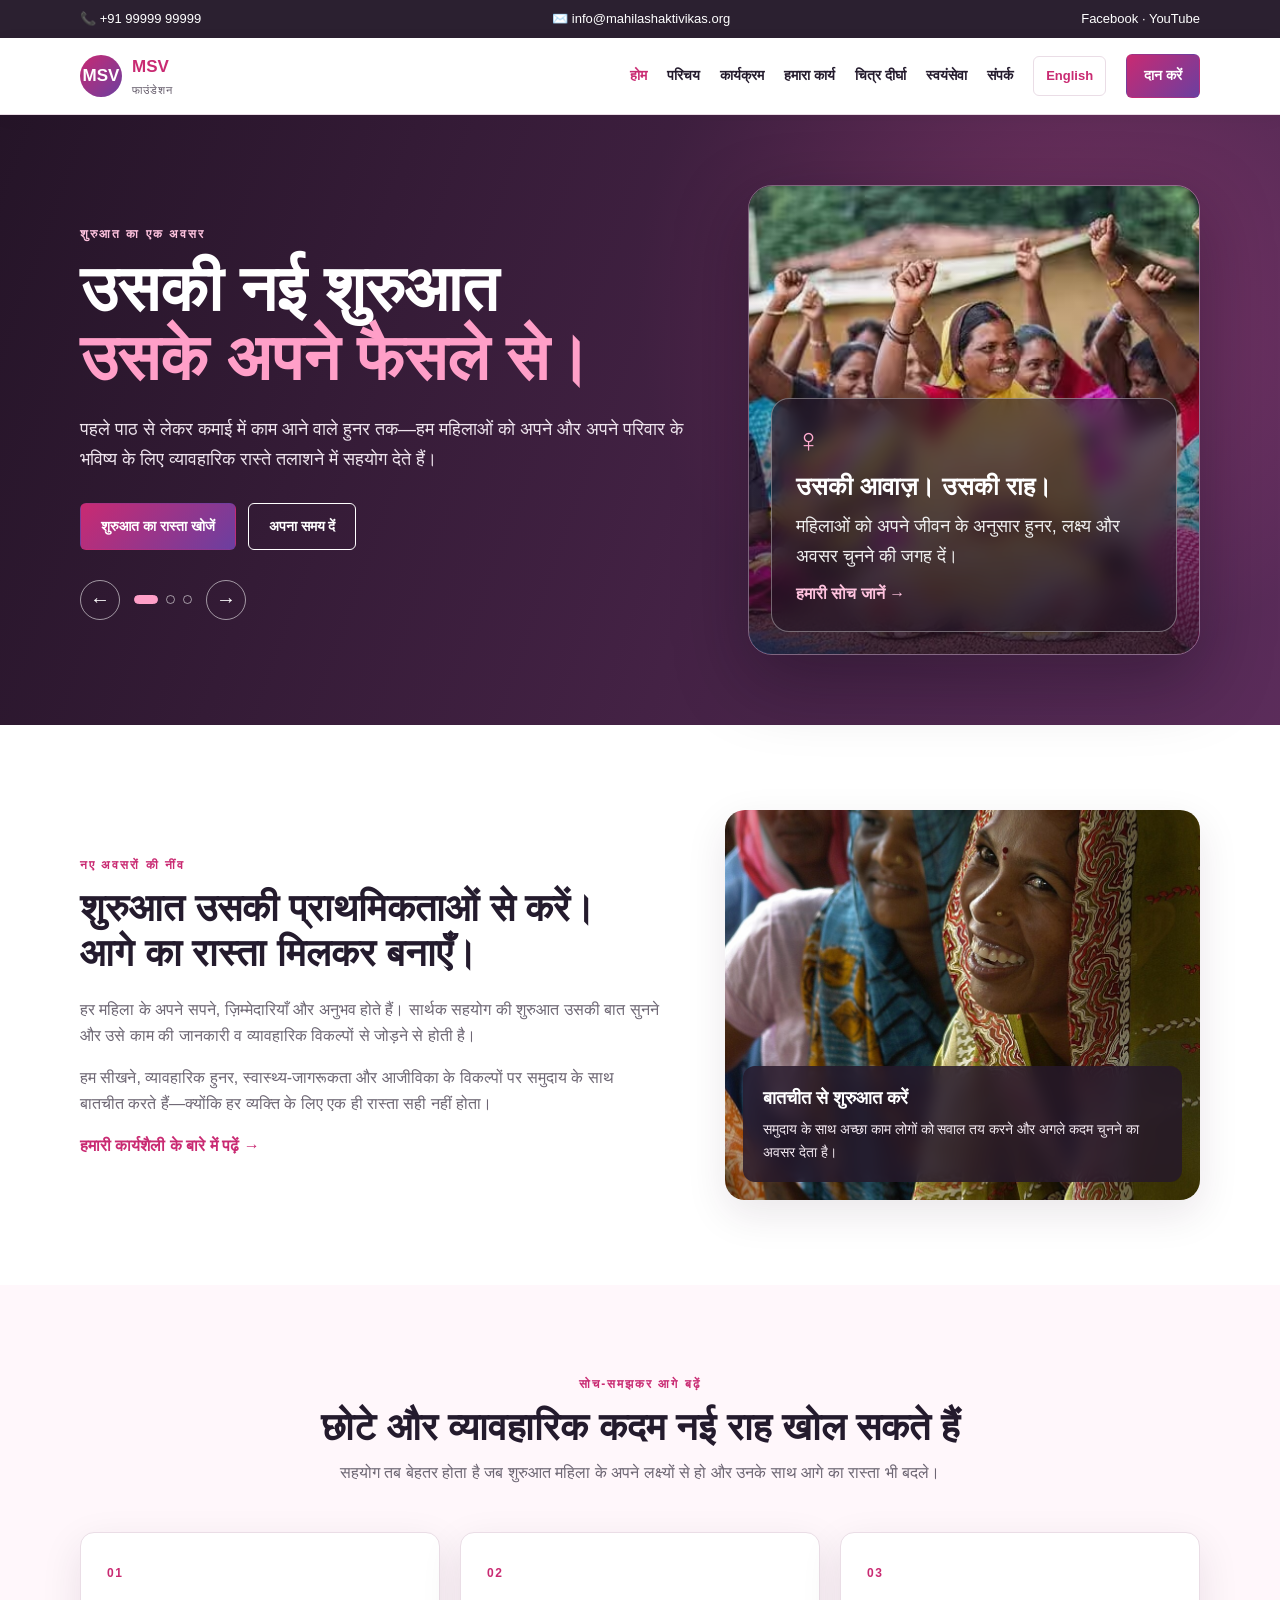
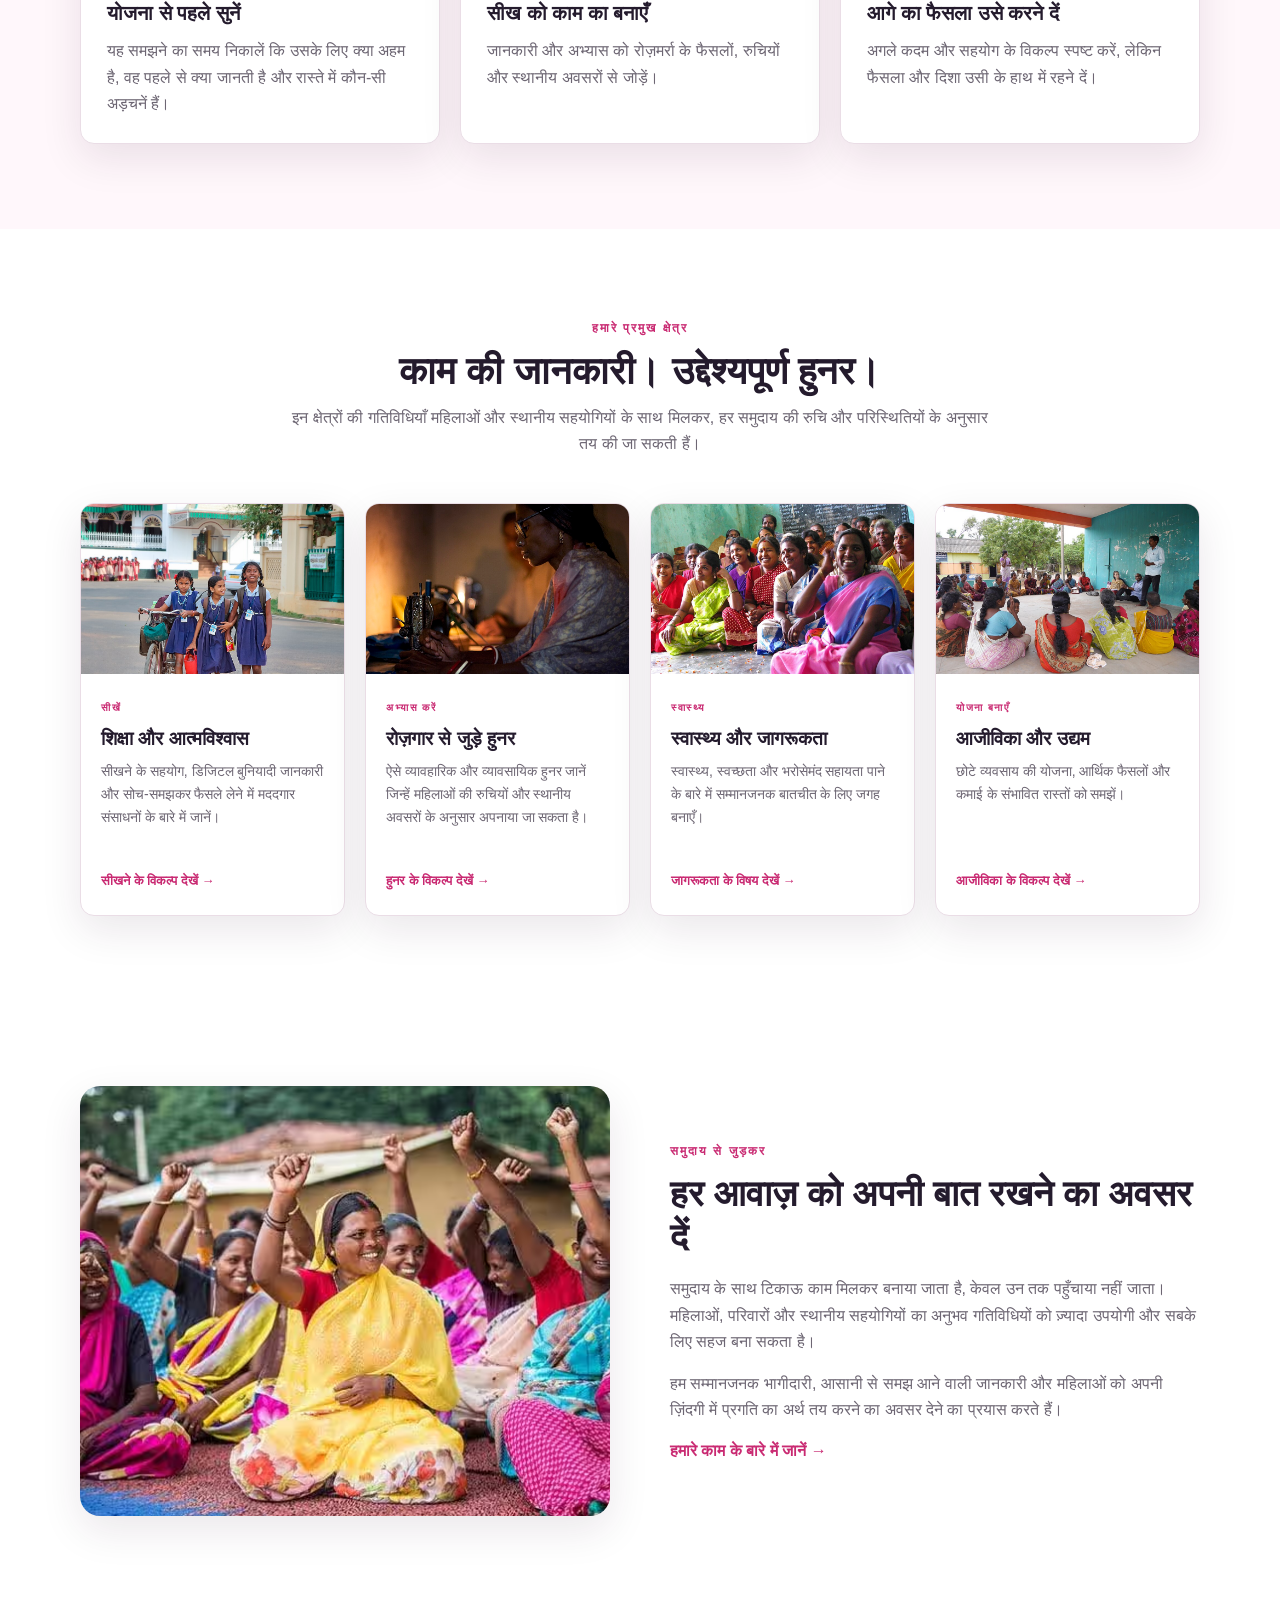
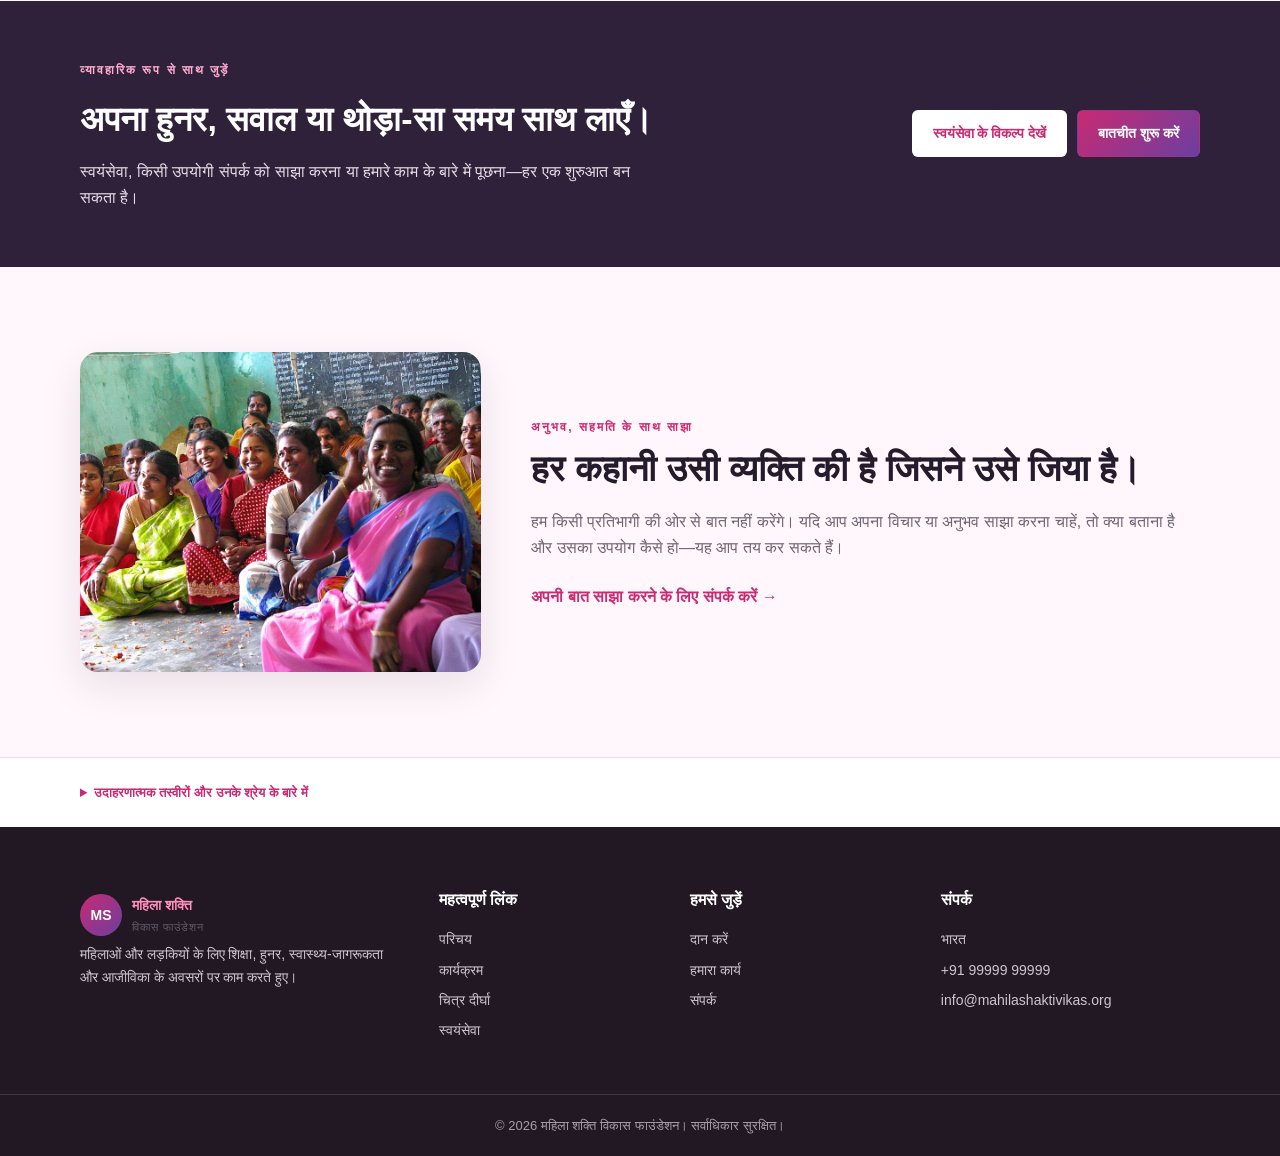
<file: index.html>
<!DOCTYPE html>
<html lang="hi">
<head>
<meta charset="UTF-8">
<meta name="viewport" content="width=device-width, initial-scale=1.0">
<meta name="description" content="Explore Mahila Shakti Vikas Foundation's community-centred approach to learning, practical skills, wellbeing and livelihood choices for women and girls.">
<title>Mahila Shakti Vikas Foundation | Women Empowerment</title>
<link rel="stylesheet" href="css/style.css">
</head>
<body>
<header>
  <div class="topbar">
    <div class="container topbar-inner">
      <span>📞 <a href="tel:+919999999999">+91 99999 99999</a></span>
      <span>✉️ <a href="mailto:info@mahilashaktivikas.org">info@mahilashaktivikas.org</a></span>
      <span class="top-social"><a href="#">Facebook</a> · <a href="#">YouTube</a></span>
    </div>
  </div>
  <nav class="navbar">
    <div class="container nav-inner">
      <a class="brand" href="index.html">
        <span class="brand-mark">MSV</span>
        <span><strong>MSV</strong><small>Foundation</small></span>
      </a>
      <button class="menu-btn" aria-label="Open menu" onclick="toggleMenu()">☰</button>
      <div id="navMenu" class="nav-menu">
        <a class="active" href="index.html">Home</a>
        <a href="about.html">About</a>
        <a href="programs.html">Programs</a>
        <a href="work.html">Our Work</a>
        <a href="gallery.html">Gallery</a>
        <a href="volunteer.html">Volunteer</a>
        <a href="contact.html">Contact</a>
        <a class="btn btn-primary nav-donate" href="donate.html">Donate</a>
      </div>
    </div>
  </nav>
</header>

<main>
<section class="hero">
  <div class="container hero-content">
    <div class="hero-copy">
      <div class="hero-carousel" role="region" aria-roledescription="carousel" aria-label="Ways to grow with Mahila Shakti">
        <article class="hero-slide" role="group" aria-roledescription="slide" aria-label="1 of 3">
          <span class="eyebrow">A PLACE TO BEGIN</span>
          <h1>Her next chapter<br><span>starts with her.</span></h1>
          <p>From a first lesson to a skill she can earn from, we help women find practical ways to shape what comes next—for themselves and their families.</p>
          <div class="hero-actions">
            <a class="btn btn-primary" href="programs.html">Find a place to start</a>
            <a class="btn btn-outline" href="volunteer.html">Share your time</a>
          </div>
        </article>
        <article class="hero-slide" role="group" aria-roledescription="slide" aria-label="2 of 3" hidden>
          <span class="eyebrow">LEARNING THAT LEADS SOMEWHERE</span>
          <h1>Make room for<br><span>the skill she imagines.</span></h1>
          <p>A welcoming first step can turn curiosity into craft. Explore community learning and practical training designed around women’s everyday lives.</p>
          <div class="hero-actions">
            <a class="btn btn-primary" href="programs.html">Explore learning programs</a>
            <a class="btn btn-outline" href="about.html">How we work</a>
          </div>
        </article>
        <article class="hero-slide" role="group" aria-roledescription="slide" aria-label="3 of 3" hidden>
          <span class="eyebrow">PROGRESS, BUILT TOGETHER</span>
          <h1>When she moves forward,<br><span>possibility travels.</span></h1>
          <p>One woman’s new confidence can spark fresh ideas across a home and neighbourhood. Help make that next step easier to reach.</p>
          <div class="hero-actions">
            <a class="btn btn-primary" href="donate.html">Support the work</a>
            <a class="btn btn-outline" href="volunteer.html">Join as a volunteer</a>
          </div>
        </article>
        <div class="hero-carousel-controls" aria-label="Carousel controls">
          <button class="carousel-arrow" type="button" data-slide-step="-1" aria-label="Previous slide">←</button>
          <div class="carousel-dots">
            <button class="carousel-dot active" type="button" data-slide="0" aria-label="Show slide 1" aria-current="true"></button>
            <button class="carousel-dot" type="button" data-slide="1" aria-label="Show slide 2"></button>
            <button class="carousel-dot" type="button" data-slide="2" aria-label="Show slide 3"></button>
          </div>
          <button class="carousel-arrow" type="button" data-slide-step="1" aria-label="Next slide">→</button>
        </div>
      </div>
    </div>
    <div class="hero-visual">
      <img src="Img/women-empowerment.avif" alt="A woman representing the strength and potential of the communities we support">
      <div class="hero-card">
        <div class="hero-icon" aria-hidden="true">♀</div>
        <h3>Her voice. Her direction.</h3>
        <p>Make space for women to choose the skills, goals and opportunities that fit their lives.</p>
        <a href="about.html">Discover our approach →</a>
      </div>
    </div>
  </div>
</section>

<section class="welcome section">
  <div class="container two-col">
    <div>
      <span class="eyebrow">A FOUNDATION FOR POSSIBILITY</span>
      <h2>Start with her priorities. Build from there.</h2>
      <p>Every woman brings her own ambitions, responsibilities and knowledge. Meaningful support starts by listening, then connecting her with information and practical options she can use.</p>
      <p>We bring learning, hands-on skills, wellbeing awareness and livelihood guidance into one community-centred conversation—without assuming that one path fits everyone.</p>
      <a class="text-link" href="about.html">Read about our approach →</a>
    </div>
    <div class="welcome-visual">
      <img src="Img/homepage/india-community.jpg" alt="Women in a tribal village in Umaria district, India, gathered for a community meeting">
      <div class="welcome-caption"><span>Begin with a conversation</span><p>Good community work makes room for people to shape the questions and the next steps.</p></div>
    </div>
  </div>
</section>

<section class="pathway-section section light">
  <div class="container">
    <div class="section-heading">
      <span class="eyebrow">A THOUGHTFUL WAY FORWARD</span>
      <h2>Small, practical steps can open a new direction</h2>
      <p>Support works best when it starts with a woman's own goals and adapts as those goals take shape.</p>
    </div>
    <div class="pathway-grid">
      <article class="pathway-card"><span class="pathway-number">01</span><h3>Listen before planning</h3><p>Make time to understand what matters to her, what she already knows and what may be getting in the way.</p></article>
      <article class="pathway-card"><span class="pathway-number">02</span><h3>Make learning useful</h3><p>Connect information and practice to everyday decisions, interests and opportunities in the local community.</p></article>
      <article class="pathway-card"><span class="pathway-number">03</span><h3>Let her choose what follows</h3><p>Offer clear next steps and supportive connections, while leaving decisions and direction in her hands.</p></article>
    </div>
  </div>
</section>

<section class="section">
  <div class="container">
    <div class="section-heading">
      <span class="eyebrow">AREAS OF FOCUS</span>
      <h2>Useful knowledge. Skills with purpose.</h2>
      <p>These focus areas can be shaped with women and local partners to fit the interests and circumstances of each community.</p>
    </div>
    <div class="cards four program-cards">
      <article class="program-card"><img class="program-image" src="Img/homepage/india-education.jpg" alt="School life in rural Tamil Nadu, India" loading="lazy"><div class="program-card-body"><span class="program-label">LEARN</span><h3>Education & confidence</h3><p>Explore learning support, digital basics and information that helps women and girls make informed choices.</p><a href="programs.html">Explore learning themes →</a></div></article>
      <article class="program-card"><img class="program-image" src="Img/homepage/india-skills.jpg" alt="A woman working at a sewing machine in Varanasi, India" loading="lazy"><div class="program-card-body"><span class="program-label">PRACTISE</span><h3>Skills for everyday work</h3><p>Discover practical and vocational skills that can be adapted to participants' interests and local opportunities.</p><a href="programs.html">Explore skill themes →</a></div></article>
      <article class="program-card"><img class="program-image" src="Img/homepage/india-participation.jpg" alt="Rural women in India meeting as members of a self-help group" loading="lazy"><div class="program-card-body"><span class="program-label">WELLBEING</span><h3>Health & awareness</h3><p>Create space for respectful conversations about health, hygiene and where to find reliable support.</p><a href="programs.html">Explore awareness themes →</a></div></article>
      <article class="program-card"><img class="program-image" src="Img/homepage/india-livelihood.jpg" alt="A women's self-help group meeting in Cuddalore district, Tamil Nadu, India" loading="lazy"><div class="program-card-body"><span class="program-label">PLAN</span><h3>Livelihood & enterprise</h3><p>Build understanding of small-business planning, financial choices and possible routes to earning.</p><a href="programs.html">Explore livelihood themes →</a></div></article>
    </div>
  </div>
</section>

<section class="community-feature section">
  <div class="container community-feature-grid">
    <div class="community-photo"><img src="Img/women-empowerment.avif" alt="Women meeting together outdoors and sharing their voices" loading="lazy"></div>
    <div><span class="eyebrow">ROOTED IN COMMUNITY</span><h2>Make space for many voices at the table</h2><p>Lasting community work is built with people, not simply delivered to them. Women, families and local partners each bring knowledge that can make an activity more relevant and welcoming.</p><p>We aim to keep participation respectful, make information easier to understand and create room for women to decide what progress means in their own lives.</p><a class="text-link" href="work.html">See the kinds of work we support →</a></div>
  </div>
</section>

<section class="cta">
  <div class="container cta-inner">
    <div><span class="eyebrow">TAKE PART IN A PRACTICAL WAY</span><h2>Bring a skill, a question or a little time.</h2><p>Volunteering, sharing a useful connection or asking about the work can all be a place to begin.</p></div>
    <div><a class="btn btn-light" href="volunteer.html">See volunteer options</a><a class="btn btn-primary" href="contact.html">Start a conversation</a></div>
  </div>
</section>

<section class="story-invite section">
  <div class="container story-invite-inner">
    <img src="Img/homepage/india-participation.jpg" alt="Rural women in India meeting as members of a self-help group" loading="lazy">
    <div><span class="eyebrow">REAL EXPERIENCES, SHARED WITH PERMISSION</span><h2>Every story belongs to the person who lived it.</h2><p>We won't put words in a participant's mouth. If you would like to share a reflection, idea or experience with the foundation, you can choose what to tell and how it may be used.</p><a class="text-link" href="contact.html">Get in touch to share your thoughts →</a></div>
  </div>
</section>

<section class="image-credits">
  <div class="container">
    <details>
      <summary>About these illustrative photos and image credits</summary>
      <p>These Wikimedia Commons photos show people and settings in India; they are illustrative and are not presented as Mahila Shakti Vikas Foundation participants or activities.</p>
      <ul>
        <li><a href="https://commons.wikimedia.org/wiki/File:Colours_of_Rural_life_(School_Life_in_Tamilnadu)_(47393681652).jpg" target="_blank" rel="noopener noreferrer">“Colours of Rural life (School Life in Tamilnadu)” — Nithi Anand, CC BY 2.0</a></li>
        <li><a href="https://commons.wikimedia.org/wiki/File:India_-_Varanasi_black_woman_sewing_machine_-_2276.jpg" target="_blank" rel="noopener noreferrer">“India - Varanasi black woman sewing machine” — Jorge Royan, CC BY-SA 3.0</a></li>
        <li><a href="https://commons.wikimedia.org/wiki/File:India_-_Faces_-_Rural_women_driving_their_own_change_1_(2229752965).jpg" target="_blank" rel="noopener noreferrer">“Rural women driving their own change” — McKay Savage, CC BY 2.0</a></li>
        <li><a href="https://commons.wikimedia.org/wiki/File:Women_self_help_group_foundation.jpg" target="_blank" rel="noopener noreferrer">“Women self help group foundation” — Pondicherry17, CC BY-SA 4.0</a></li>
        <li><a href="https://commons.wikimedia.org/wiki/File:Women_in_tribal_village,_Umaria_district,_India.jpg" target="_blank" rel="noopener noreferrer">“Women in tribal village, Umaria district, India” — Yann, CC BY-SA 4.0</a></li>
      </ul>
      <p>License terms: <a href="https://creativecommons.org/licenses/by/2.0/" target="_blank" rel="noopener noreferrer">CC BY 2.0</a>, <a href="https://creativecommons.org/licenses/by-sa/3.0/" target="_blank" rel="noopener noreferrer">CC BY-SA 3.0</a> and <a href="https://creativecommons.org/licenses/by-sa/4.0/" target="_blank" rel="noopener noreferrer">CC BY-SA 4.0</a>.</p>
    </details>
  </div>
</section>
</main>

<footer>
  <div class="container footer-grid">
    <div><a class="brand footer-brand" href="index.html"><span class="brand-mark">MS</span><span><strong>Mahila Shakti</strong><small>Vikas Foundation</small></span></a><p>Working towards education, skills, health awareness and livelihood opportunities for women and girls.</p></div>
    <div><h4>Quick Links</h4><a href="about.html">About</a><a href="programs.html">Programs</a><a href="gallery.html">Gallery</a><a href="volunteer.html">Volunteer</a></div>
    <div><h4>Get Involved</h4><a href="donate.html">Donate</a><a href="work.html">Our Work</a><a href="contact.html">Contact</a></div>
    <div><h4>Contact</h4><p>India</p><p>+91 99999 99999</p><p>info@mahilashaktivikas.org</p></div>
  </div>
  <div class="copyright">© <span id="year"></span> Mahila Shakti Vikas Foundation. All rights reserved.</div>
</footer>
<script src="js/main.js"></script>
<script src="js/language.js"></script>
</body>
</html>
</file>
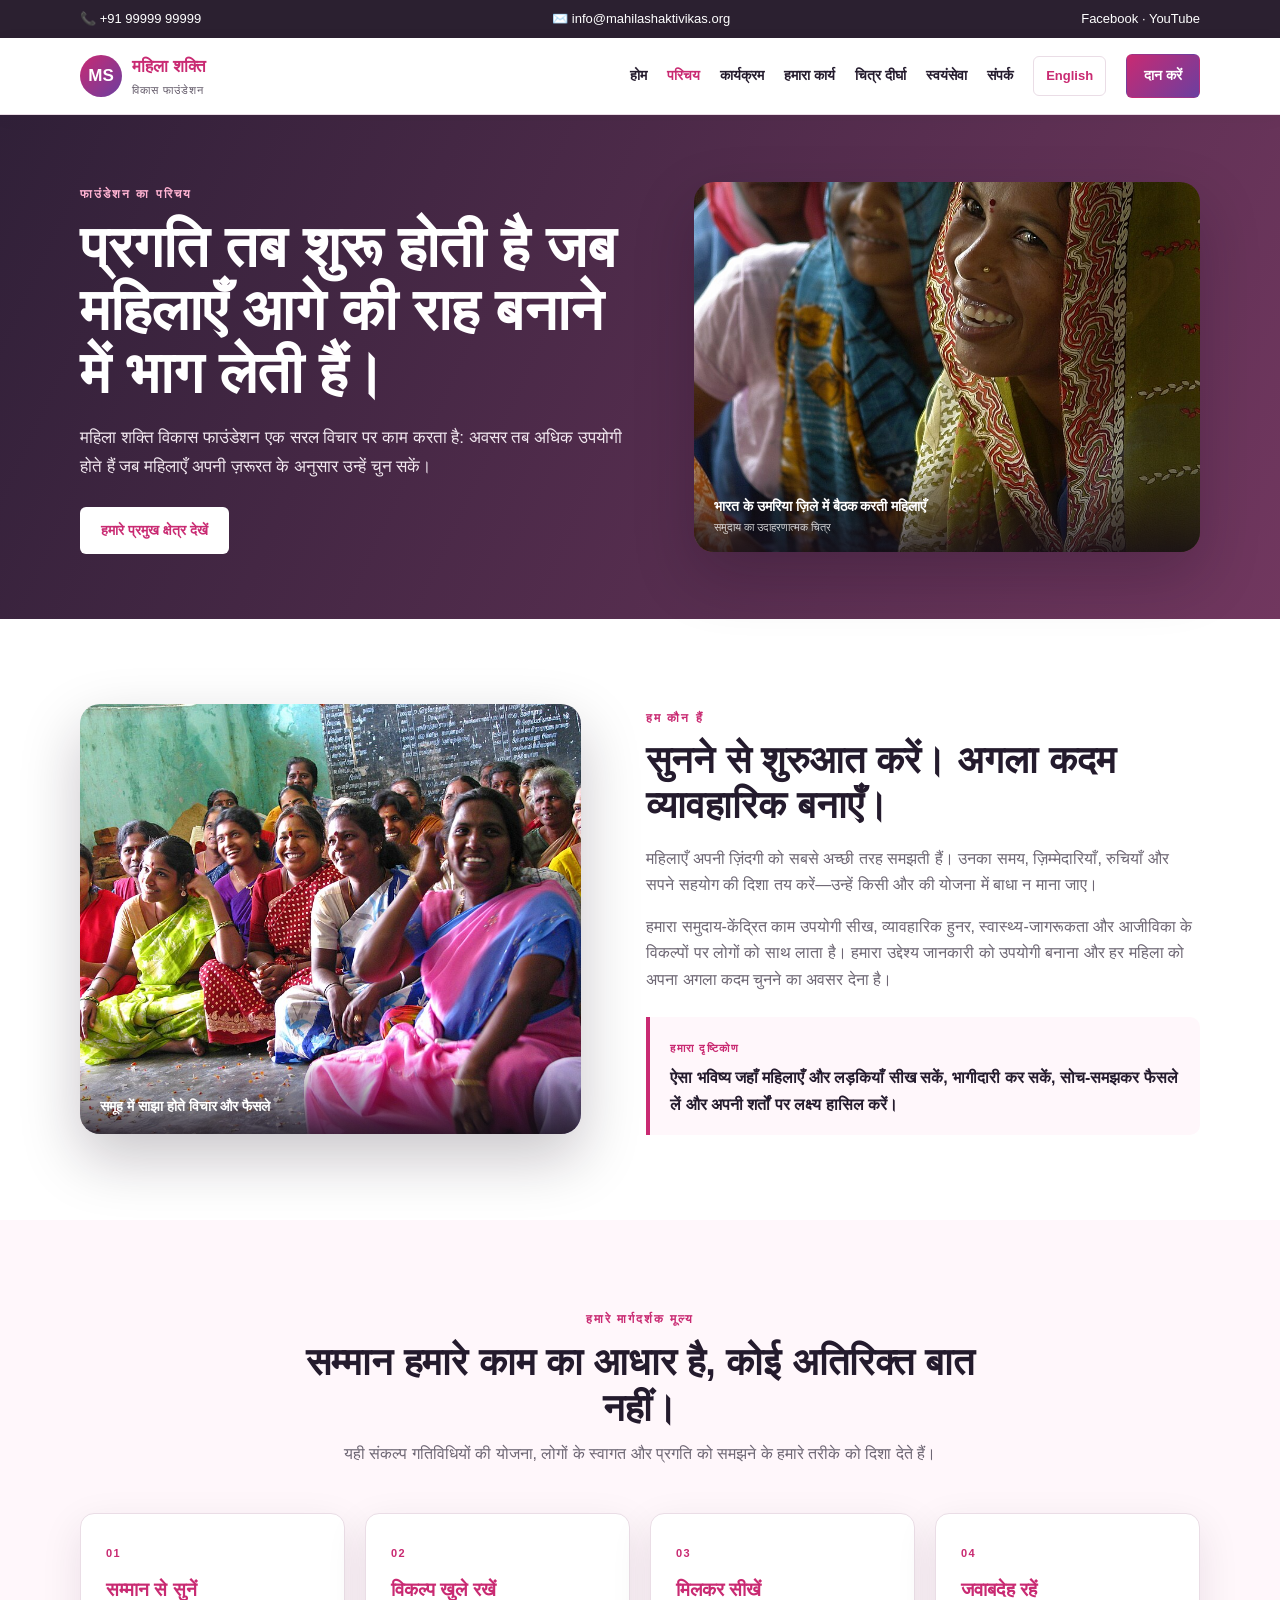
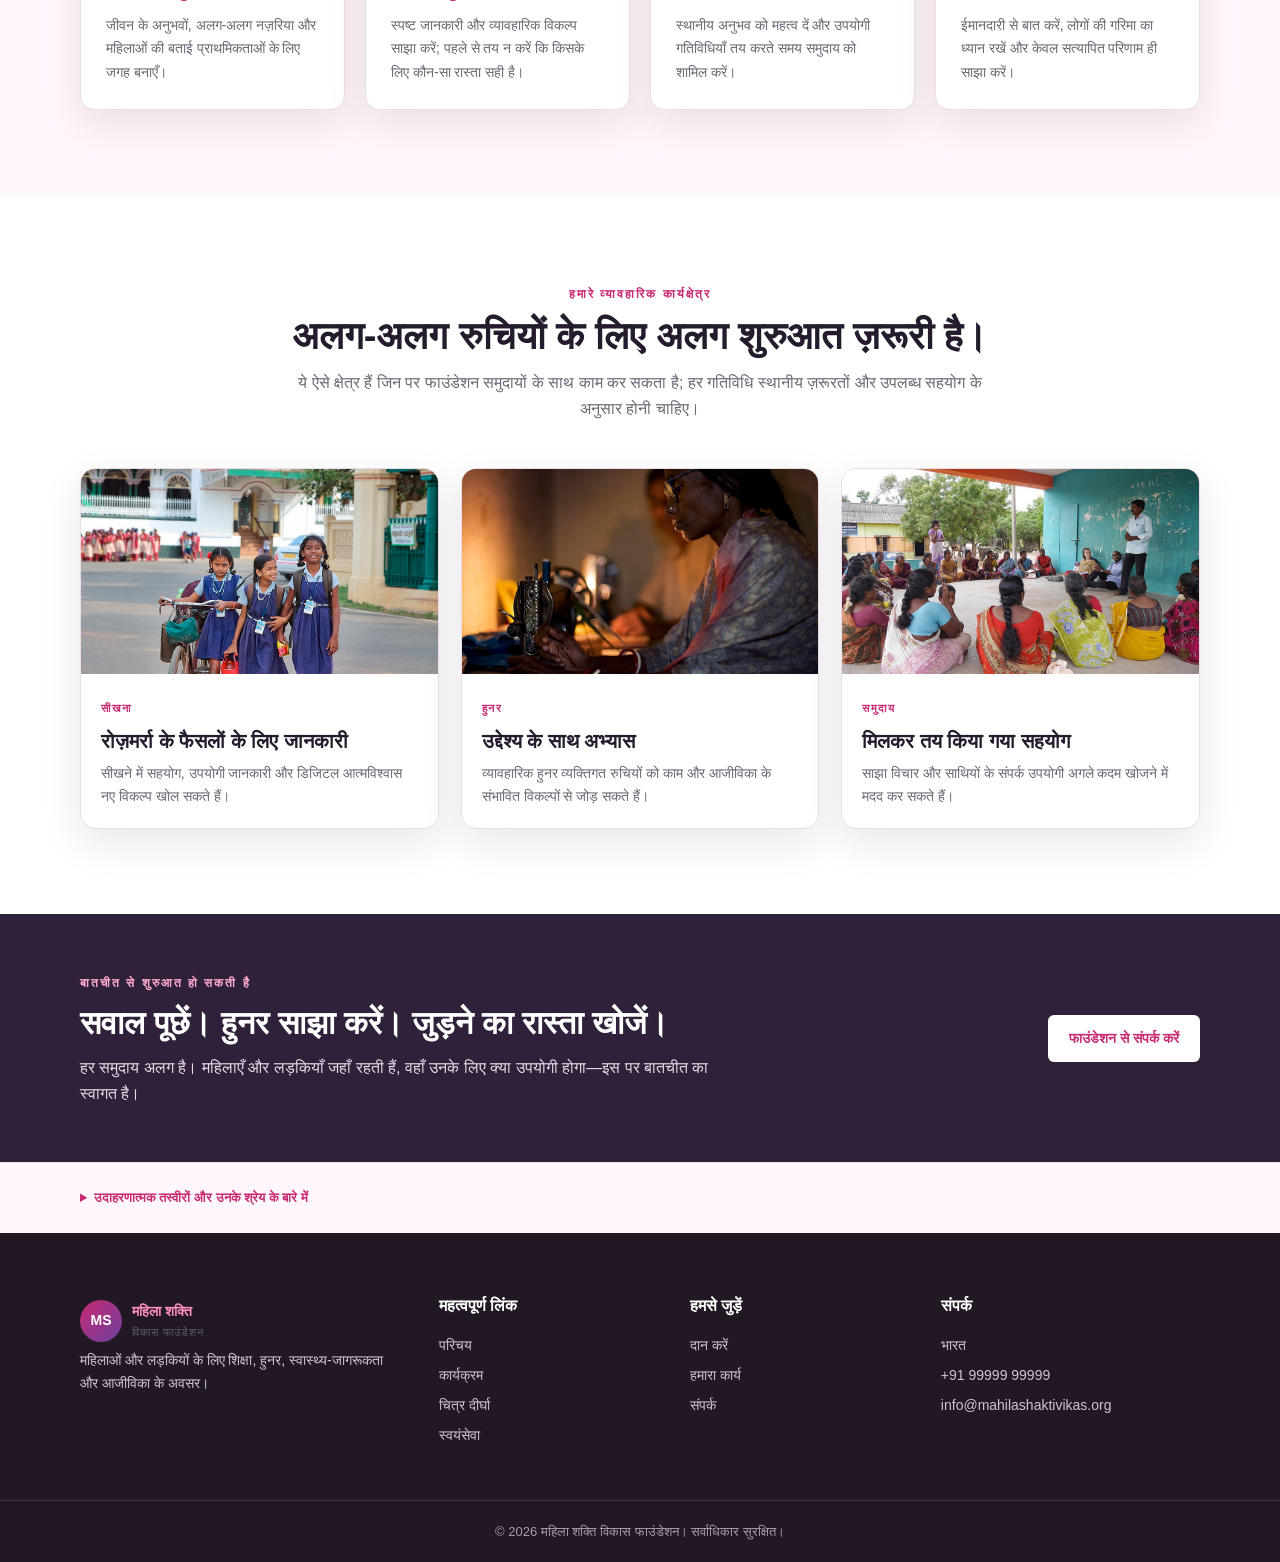
<file: about.html>
<!DOCTYPE html>
<html lang="hi"><head><meta charset="UTF-8"><meta name="viewport" content="width=device-width, initial-scale=1.0">
<meta name="description" content="Learn about Mahila Shakti Vikas Foundation's people-first approach to practical learning, wellbeing and livelihood choices with women and girls.">
<title>About Us | Mahila Shakti Vikas Foundation</title><link rel="stylesheet" href="css/style.css"></head>
<body>
<header><div class="topbar"><div class="container topbar-inner"><span>📞 <a href="tel:+919999999999">+91 99999 99999</a></span><span>✉️ <a href="mailto:info@mahilashaktivikas.org">info@mahilashaktivikas.org</a></span><span class="top-social"><a href="#">Facebook</a> · <a href="#">YouTube</a></span></div></div>
<nav class="navbar"><div class="container nav-inner"><a class="brand" href="index.html"><span class="brand-mark">MS</span><span><strong>Mahila Shakti</strong><small>Vikas Foundation</small></span></a>
<button class="menu-btn" aria-label="Open menu" onclick="toggleMenu()">☰</button><div id="navMenu" class="nav-menu"><a class="" href="index.html">Home</a><a class="active" href="about.html">About</a><a class="" href="programs.html">Programs</a><a class="" href="work.html">Our Work</a><a class="" href="gallery.html">Gallery</a><a class="" href="volunteer.html">Volunteer</a><a class="" href="contact.html">Contact</a><a class="btn btn-primary nav-donate" href="donate.html">Donate</a></div></div></nav></header>
<main>
<section class="page-hero about-hero"><div class="container about-hero-grid"><div class="about-hero-copy"><span class="eyebrow">ABOUT THE FOUNDATION</span><h1>Progress begins when women help shape the way forward.</h1><p>Mahila Shakti Vikas Foundation is built around a simple idea: opportunities work better when women can choose what is useful to them.</p><a class="btn btn-light" href="programs.html">Explore our focus areas</a></div><figure class="about-hero-photo"><img src="Img/homepage/india-community.jpg" alt="Women gathered for a community meeting in Umaria district, India"><figcaption>Women meeting in Umaria district, India <span>Illustrative community photo</span></figcaption></figure></div></section>
<section class="section"><div class="container about-intro-grid"><figure class="about-story-photo"><img src="Img/homepage/india-participation.jpg" alt="Rural women in India meeting as members of a self-help group" loading="lazy"><figcaption>Ideas and decisions shared in a group</figcaption></figure><div class="about-story-copy"><span class="eyebrow">WHO WE ARE</span><h2>Start by listening. Make the next step practical.</h2><p>Women know their own lives best. Their time, responsibilities, interests and ambitions should help shape the support offered—not be treated as obstacles to someone else's plan.</p><p>Our community-focused work brings people together around useful learning, hands-on skills, wellbeing awareness and livelihood choices. The aim is to make information easier to use and leave room for each woman to decide what comes next.</p><div class="about-vision"><span>OUR VISION</span><p>A future where women and girls can learn, take part, make informed choices and pursue goals on their own terms.</p></div></div></div></section>
<section class="section light"><div class="container"><div class="section-heading"><span class="eyebrow">WHAT GUIDES US</span><h2>Respect is part of the work, not an extra.</h2><p>These commitments influence how activities are planned, how people are welcomed and how progress is understood.</p></div><div class="cards four about-values"><article class="value-card"><span>01</span><h3>Listen with respect</h3><p>Make room for lived experience, different perspectives and the priorities women name for themselves.</p></article><article class="value-card"><span>02</span><h3>Keep choices open</h3><p>Share clear information and practical options without deciding in advance which path is right for someone.</p></article><article class="value-card"><span>03</span><h3>Learn together</h3><p>Value local knowledge and invite community participation when shaping useful activities.</p></article><article class="value-card"><span>04</span><h3>Be accountable</h3><p>Communicate honestly, protect people's dignity and represent outcomes only when they are verified.</p></article></div></div></section>
<section class="section about-pillars"><div class="container"><div class="section-heading"><span class="eyebrow">PRACTICAL AREAS OF FOCUS</span><h2>Different interests call for different starting points.</h2><p>These are areas the foundation can explore with communities; each activity should reflect local needs and available support.</p></div><div class="about-pillar-grid"><article class="about-pillar"><img src="Img/homepage/india-education.jpg" alt="School life in rural Tamil Nadu, India" loading="lazy"><div><span>LEARNING</span><h3>Knowledge for everyday decisions</h3><p>Learning support, useful information and digital confidence can help open up choices.</p></div></article><article class="about-pillar"><img src="Img/homepage/india-skills.jpg" alt="A woman working at a sewing machine in Varanasi, India" loading="lazy"><div><span>SKILLS</span><h3>Practice with a purpose</h3><p>Hands-on skills can connect personal interests with possible work and livelihood options.</p></div></article><article class="about-pillar"><img src="Img/homepage/india-livelihood.jpg" alt="A women's self-help group meeting in Cuddalore district, Tamil Nadu, India" loading="lazy"><div><span>COMMUNITY</span><h3>Support shaped together</h3><p>Shared ideas and peer connections can help people find relevant next steps.</p></div></article></div></div></section>
<section class="about-invitation"><div class="container about-invitation-inner"><div><span class="eyebrow">A CONVERSATION CAN BE A BEGINNING</span><h2>Bring a question. Share a skill. Find a way to take part.</h2><p>Every community is different. We welcome conversations about what women and girls would find useful where they live.</p></div><a class="btn btn-light" href="contact.html">Contact the foundation</a></div></section>
<section class="image-credits about-image-credits"><div class="container"><details><summary>About these illustrative photos and image credits</summary><p>These Wikimedia Commons photos show people and settings in India; they are illustrative and are not presented as Mahila Shakti Vikas Foundation participants or activities.</p><ul><li><a href="https://commons.wikimedia.org/wiki/File:Colours_of_Rural_life_(School_Life_in_Tamilnadu)_(47393681652).jpg" target="_blank" rel="noopener noreferrer">“Colours of Rural life (School Life in Tamilnadu)” — Nithi Anand, CC BY 2.0</a></li><li><a href="https://commons.wikimedia.org/wiki/File:India_-_Varanasi_black_woman_sewing_machine_-_2276.jpg" target="_blank" rel="noopener noreferrer">“India - Varanasi black woman sewing machine” — Jorge Royan, CC BY-SA 3.0</a></li><li><a href="https://commons.wikimedia.org/wiki/File:India_-_Faces_-_Rural_women_driving_their_own_change_1_(2229752965).jpg" target="_blank" rel="noopener noreferrer">“Rural women driving their own change” — McKay Savage, CC BY 2.0</a></li><li><a href="https://commons.wikimedia.org/wiki/File:Women_self_help_group_foundation.jpg" target="_blank" rel="noopener noreferrer">“Women self help group foundation” — Pondicherry17, CC BY-SA 4.0</a></li><li><a href="https://commons.wikimedia.org/wiki/File:Women_in_tribal_village,_Umaria_district,_India.jpg" target="_blank" rel="noopener noreferrer">“Women in tribal village, Umaria district, India” — Yann, CC BY-SA 4.0</a></li></ul></details></div></section>
</main>
<footer><div class="container footer-grid"><div><a class="brand footer-brand" href="index.html"><span class="brand-mark">MS</span><span><strong>Mahila Shakti</strong><small>Vikas Foundation</small></span></a><p>Education, skills, health awareness and livelihood opportunities for women and girls.</p></div><div><h4>Quick Links</h4><a href="about.html">About</a><a href="programs.html">Programs</a><a href="gallery.html">Gallery</a><a href="volunteer.html">Volunteer</a></div><div><h4>Get Involved</h4><a href="donate.html">Donate</a><a href="work.html">Our Work</a><a href="contact.html">Contact</a></div><div><h4>Contact</h4><p>India</p><p>+91 99999 99999</p><p>info@mahilashaktivikas.org</p></div></div><div class="copyright">© <span id="year"></span> Mahila Shakti Vikas Foundation. All rights reserved.</div></footer>
<script src="js/main.js"></script><script src="js/language.js"></script></body></html>
</file>
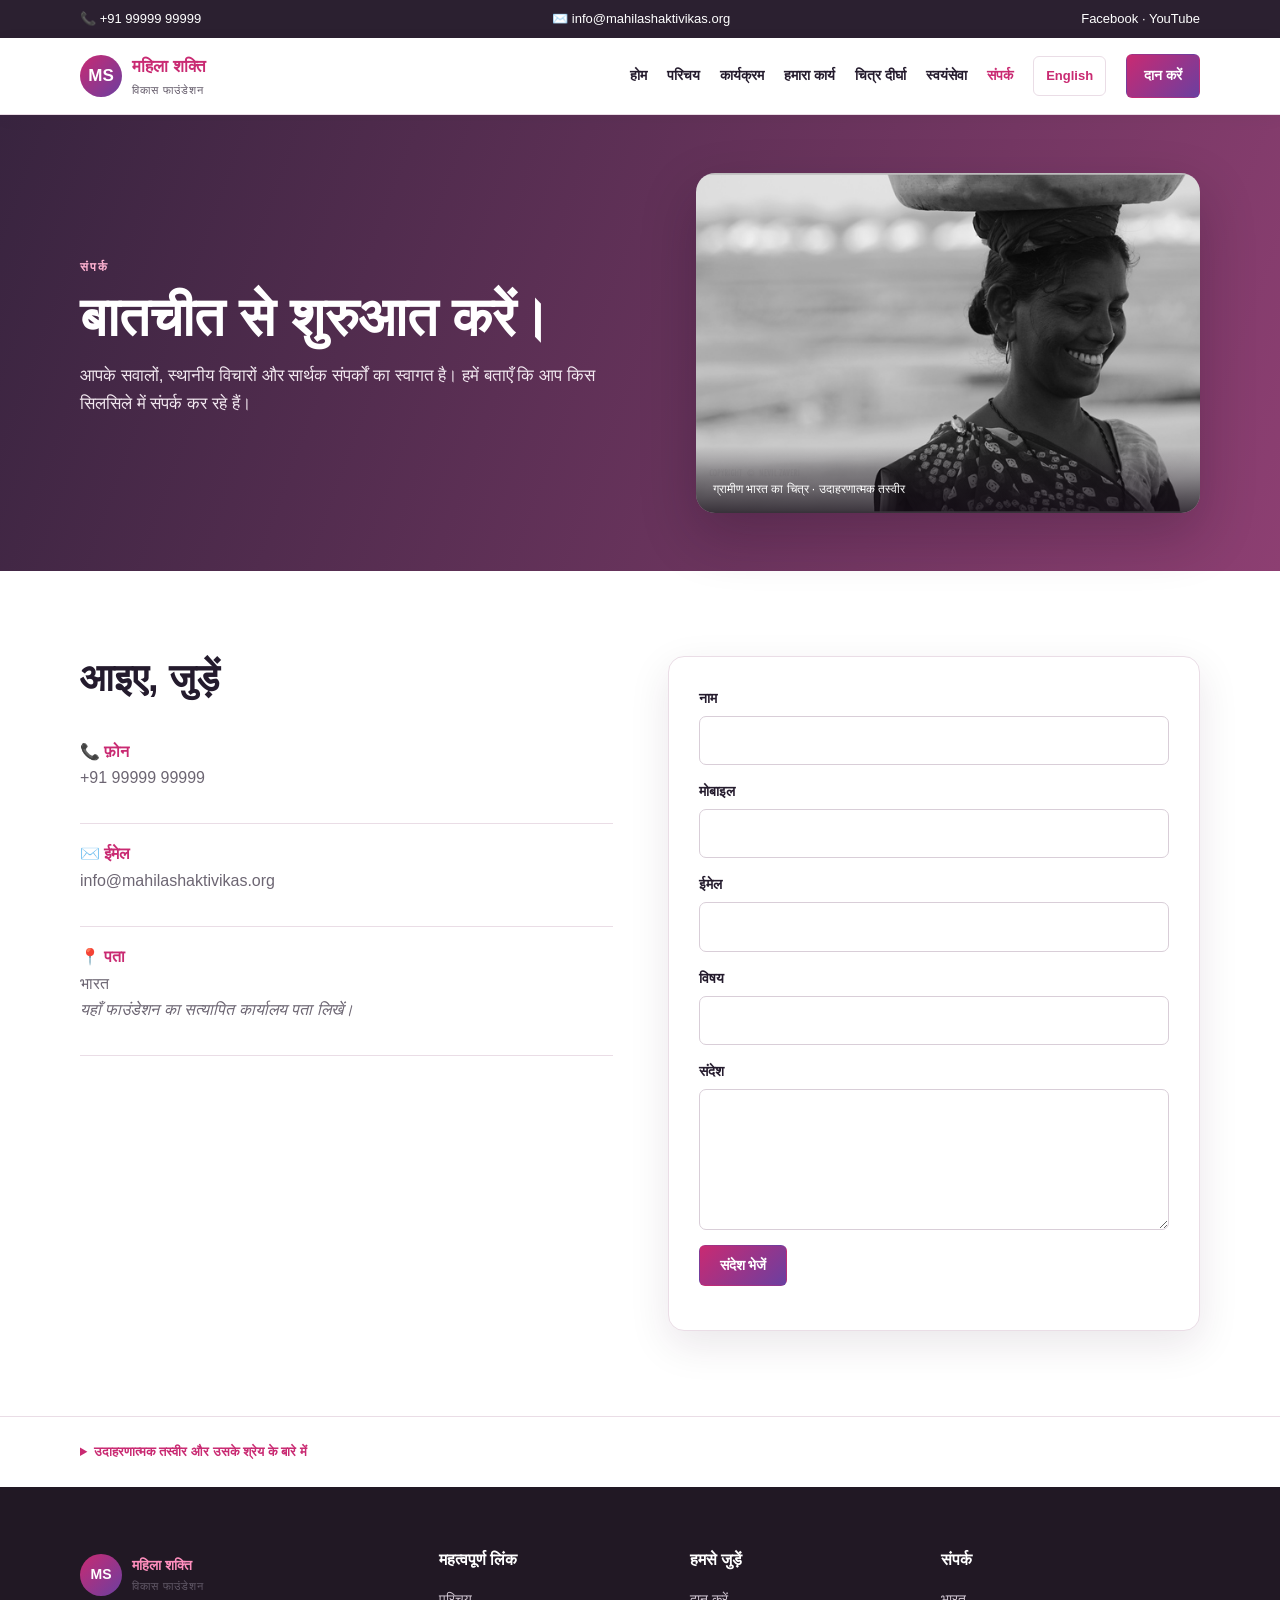
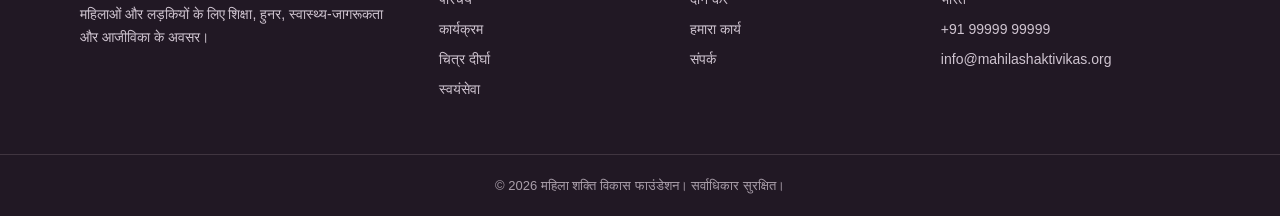
<file: contact.html>
<!DOCTYPE html>
<html lang="hi"><head><meta charset="UTF-8"><meta name="viewport" content="width=device-width, initial-scale=1.0">
<meta name="description" content="Mahila Shakti Vikas Foundation - Contact">
<title>Contact | Mahila Shakti Vikas Foundation</title><link rel="stylesheet" href="css/style.css"></head>
<body>
<header><div class="topbar"><div class="container topbar-inner"><span>📞 <a href="tel:+919999999999">+91 99999 99999</a></span><span>✉️ <a href="mailto:info@mahilashaktivikas.org">info@mahilashaktivikas.org</a></span><span class="top-social"><a href="#">Facebook</a> · <a href="#">YouTube</a></span></div></div>
<nav class="navbar"><div class="container nav-inner"><a class="brand" href="index.html"><span class="brand-mark">MS</span><span><strong>Mahila Shakti</strong><small>Vikas Foundation</small></span></a>
<button class="menu-btn" aria-label="Open menu" onclick="toggleMenu()">☰</button><div id="navMenu" class="nav-menu"><a class="" href="index.html">Home</a><a class="" href="about.html">About</a><a class="" href="programs.html">Programs</a><a class="" href="work.html">Our Work</a><a class="" href="gallery.html">Gallery</a><a class="" href="volunteer.html">Volunteer</a><a class="active" href="contact.html">Contact</a><a class="btn btn-primary nav-donate" href="donate.html">Donate</a></div></div></nav></header>
<main>
<section class="page-hero page-hero-with-image"><div class="container page-hero-image-grid"><div><span class="eyebrow">CONTACT</span><h1>Start with a conversation.</h1><p>Questions, local ideas and thoughtful connections are welcome. Get in touch and tell us what brought you here.</p></div><figure><img src="Img/homepage/india-woman-portrait.jpg" alt="A woman from rural India"><figcaption>Portrait from rural India · illustrative photo</figcaption></figure></div></section>
<section class="section"><div class="container contact-grid"><div><h2>Let's connect</h2><div class="contact-item"><b>📞 Phone</b><p><a href="tel:+919999999999">+91 99999 99999</a></p></div><div class="contact-item"><b>✉️ Email</b><p><a href="mailto:info@mahilashaktivikas.org">info@mahilashaktivikas.org</a></p></div><div class="contact-item"><b>📍 Address</b><p>India<br><em>Replace with the foundation's verified office address.</em></p></div></div>
<form onsubmit="submitForm(event,'Contact enquiry')"><label>Name<input required name="name"></label><label>Mobile<input required name="phone" pattern="[0-9]{10}" maxlength="10"></label><label>Email<input type="email" name="email"></label><label>Subject<input required name="subject"></label><label>Message<textarea required name="message" rows="5"></textarea></label><button class="btn btn-primary" type="submit">Send Message</button><div id="formMessage" class="form-message"></div></form></div></section>
<section class="image-credits"><div class="container"><details><summary>About this illustrative photo and image credit</summary><p>This Wikimedia Commons photograph is illustrative and is not presented as a Mahila Shakti Vikas Foundation participant.</p><ul><li><a href="https://commons.wikimedia.org/wiki/File:1_women_in_India_rural_smiling.jpg" target="_blank" rel="noopener noreferrer">“Women in India rural smiling” — nevil zaveri, CC BY 2.0</a></li></ul></details></div></section>
</main>
<footer><div class="container footer-grid"><div><a class="brand footer-brand" href="index.html"><span class="brand-mark">MS</span><span><strong>Mahila Shakti</strong><small>Vikas Foundation</small></span></a><p>Education, skills, health awareness and livelihood opportunities for women and girls.</p></div><div><h4>Quick Links</h4><a href="about.html">About</a><a href="programs.html">Programs</a><a href="gallery.html">Gallery</a><a href="volunteer.html">Volunteer</a></div><div><h4>Get Involved</h4><a href="donate.html">Donate</a><a href="work.html">Our Work</a><a href="contact.html">Contact</a></div><div><h4>Contact</h4><p>India</p><p>+91 99999 99999</p><p>info@mahilashaktivikas.org</p></div></div><div class="copyright">© <span id="year"></span> Mahila Shakti Vikas Foundation. All rights reserved.</div></footer>
<script src="js/main.js"></script><script src="js/language.js"></script></body></html>
</file>
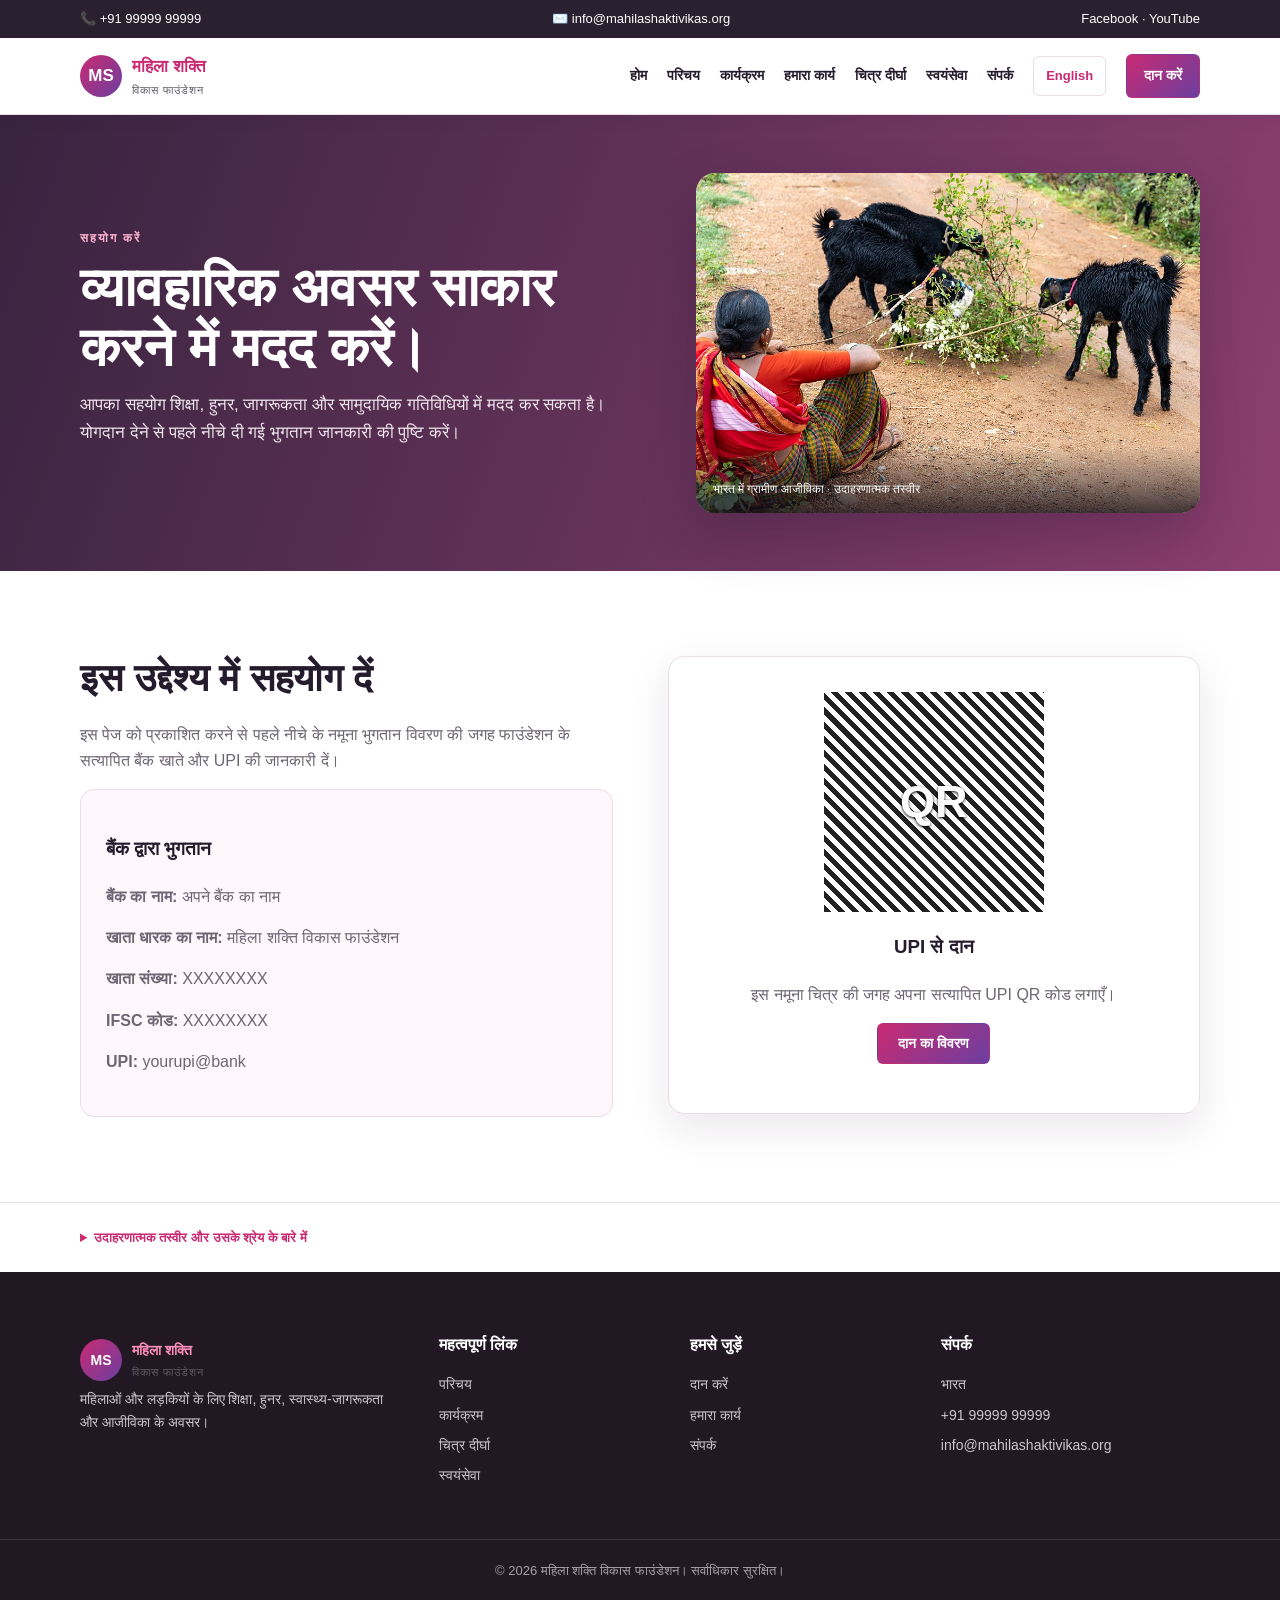
<file: donate.html>
<!DOCTYPE html>
<html lang="hi"><head><meta charset="UTF-8"><meta name="viewport" content="width=device-width, initial-scale=1.0">
<meta name="description" content="Mahila Shakti Vikas Foundation - Donate">
<title>Donate | Mahila Shakti Vikas Foundation</title><link rel="stylesheet" href="css/style.css"></head>
<body>
<header><div class="topbar"><div class="container topbar-inner"><span>📞 <a href="tel:+919999999999">+91 99999 99999</a></span><span>✉️ <a href="mailto:info@mahilashaktivikas.org">info@mahilashaktivikas.org</a></span><span class="top-social"><a href="#">Facebook</a> · <a href="#">YouTube</a></span></div></div>
<nav class="navbar"><div class="container nav-inner"><a class="brand" href="index.html"><span class="brand-mark">MS</span><span><strong>Mahila Shakti</strong><small>Vikas Foundation</small></span></a>
<button class="menu-btn" aria-label="Open menu" onclick="toggleMenu()">☰</button><div id="navMenu" class="nav-menu"><a class="" href="index.html">Home</a><a class="" href="about.html">About</a><a class="" href="programs.html">Programs</a><a class="" href="work.html">Our Work</a><a class="" href="gallery.html">Gallery</a><a class="" href="volunteer.html">Volunteer</a><a class="" href="contact.html">Contact</a><a class="btn btn-primary nav-donate" href="donate.html">Donate</a></div></div></nav></header>
<main>
<section class="page-hero page-hero-with-image"><div class="container page-hero-image-grid"><div><span class="eyebrow">SUPPORT US</span><h1>Help make practical opportunities possible.</h1><p>Your support can contribute to learning, skills, awareness and community activities. Please review the verified payment information below before making a contribution.</p></div><figure><img src="Img/homepage/india-rural-livelihood.jpg" alt="A rural woman tending goats in India"><figcaption>Rural livelihood in India · illustrative photo</figcaption></figure></div></section>
<section class="section"><div class="container donate-grid"><div><h2>Support the mission</h2><p>Before publishing this page, replace the sample payment details below with the foundation's verified bank account and UPI information.</p><div class="bank-box"><h3>Bank Transfer</h3><p><b>Bank Name:</b> YOUR BANK NAME</p><p><b>Account Name:</b> Mahila Shakti Vikas Foundation</p><p><b>Account Number:</b> XXXXXXXX</p><p><b>IFSC:</b> XXXXXXXX</p><p><b>UPI:</b> yourupi@bank</p></div></div><div class="qr-box"><div class="fake-qr">QR</div><h3>UPI Donation</h3><p>Replace this placeholder with your verified UPI QR image.</p><button class="btn btn-primary" onclick="showNotice()">Donation Details</button><div id="donateNotice" class="form-message"></div></div></div></section>
<section class="image-credits"><div class="container"><details><summary>About this illustrative photo and image credit</summary><p>This Wikimedia Commons photograph is illustrative and is not presented as a Mahila Shakti Vikas Foundation participant or livelihood project.</p><ul><li><a href="https://commons.wikimedia.org/wiki/File:Goat_rearing_rural_woman_India_village_livestock_management.jpg" target="_blank" rel="noopener noreferrer">“Goat rearing rural woman India village livestock management” — Vraj Acharya, WELL Labs, CC BY-SA 4.0</a></li></ul></details></div></section>
</main>
<footer><div class="container footer-grid"><div><a class="brand footer-brand" href="index.html"><span class="brand-mark">MS</span><span><strong>Mahila Shakti</strong><small>Vikas Foundation</small></span></a><p>Education, skills, health awareness and livelihood opportunities for women and girls.</p></div><div><h4>Quick Links</h4><a href="about.html">About</a><a href="programs.html">Programs</a><a href="gallery.html">Gallery</a><a href="volunteer.html">Volunteer</a></div><div><h4>Get Involved</h4><a href="donate.html">Donate</a><a href="work.html">Our Work</a><a href="contact.html">Contact</a></div><div><h4>Contact</h4><p>India</p><p>+91 99999 99999</p><p>info@mahilashaktivikas.org</p></div></div><div class="copyright">© <span id="year"></span> Mahila Shakti Vikas Foundation. All rights reserved.</div></footer>
<script src="js/main.js"></script><script src="js/language.js"></script></body></html>
</file>
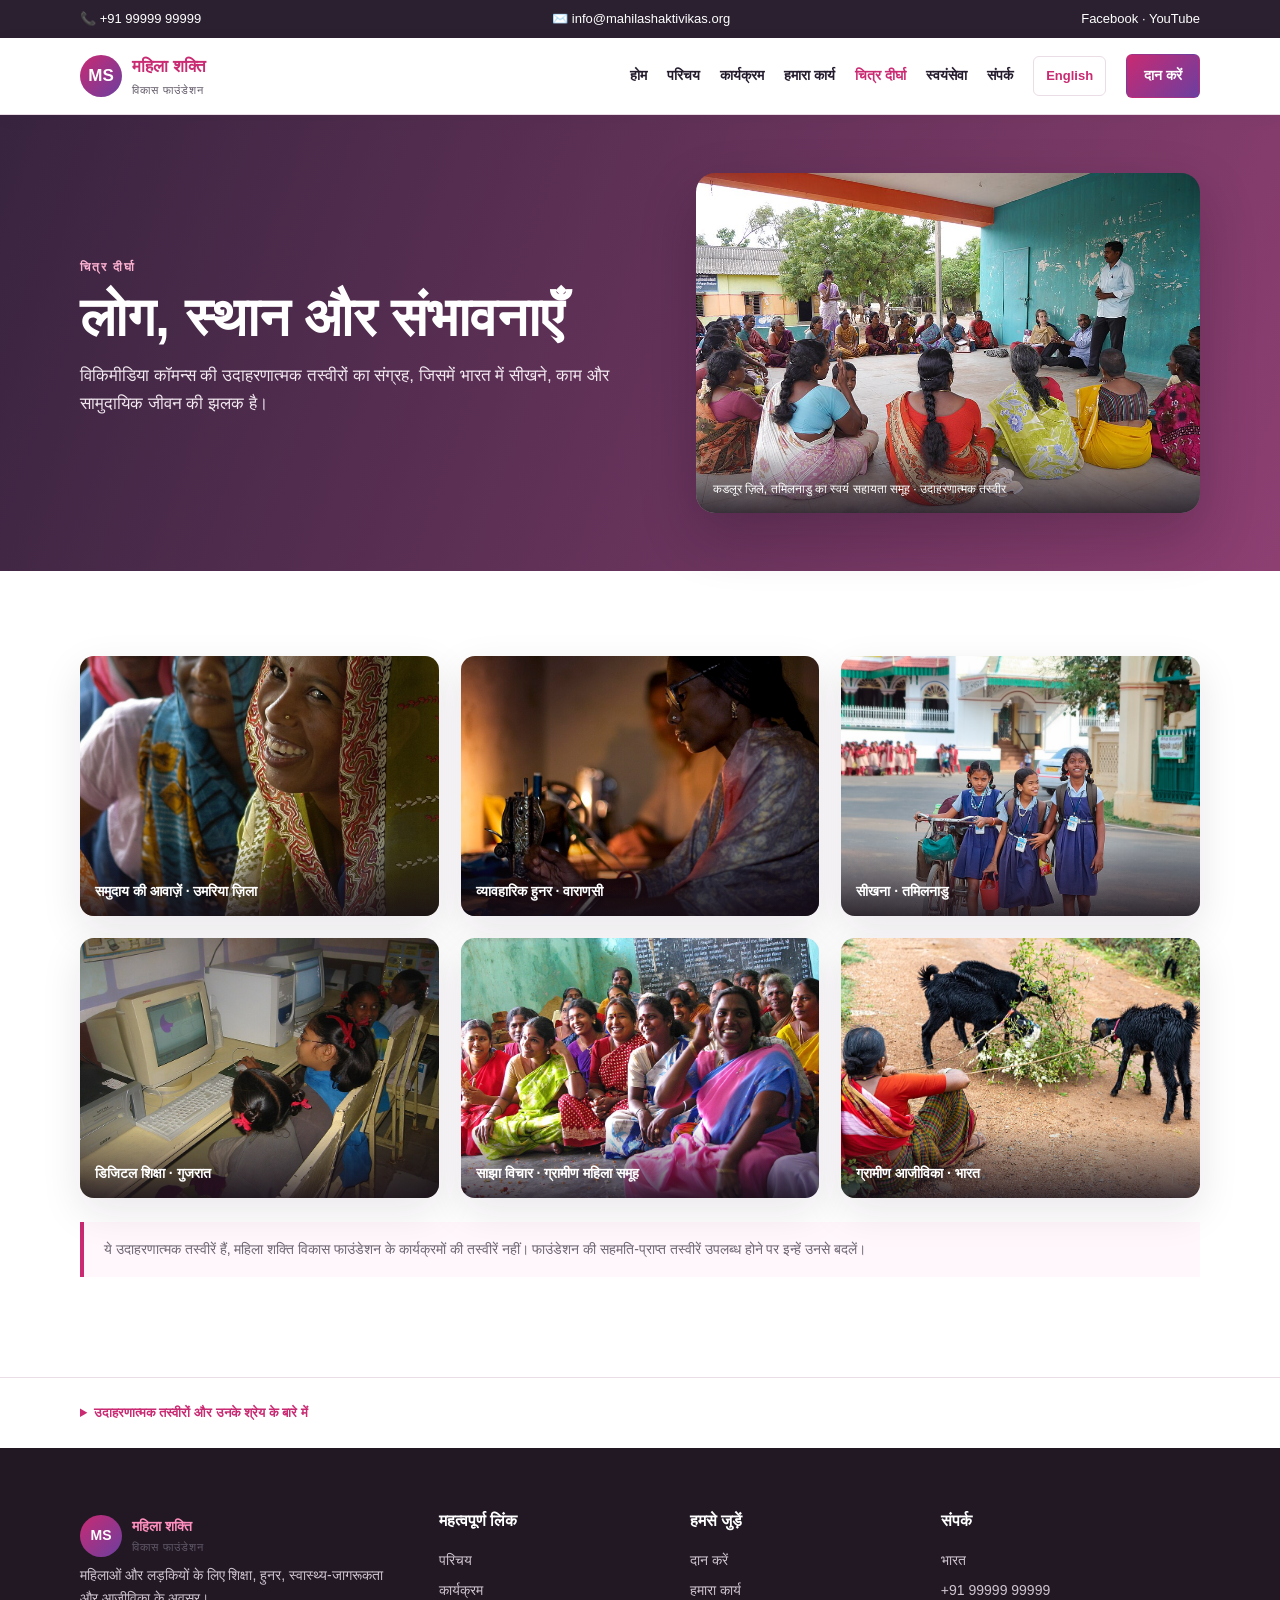
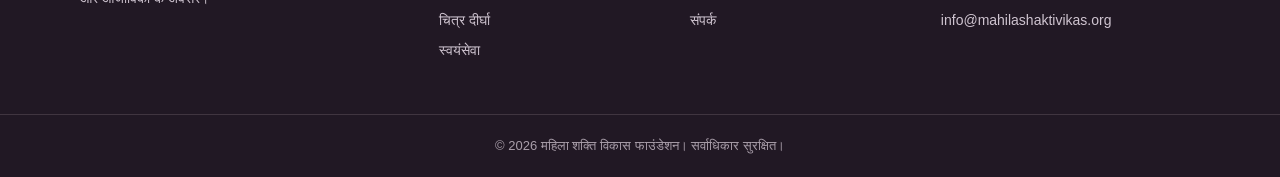
<file: gallery.html>
<!DOCTYPE html>
<html lang="hi"><head><meta charset="UTF-8"><meta name="viewport" content="width=device-width, initial-scale=1.0">
<meta name="description" content="Mahila Shakti Vikas Foundation - Gallery">
<title>Gallery | Mahila Shakti Vikas Foundation</title><link rel="stylesheet" href="css/style.css"></head>
<body>
<header><div class="topbar"><div class="container topbar-inner"><span>📞 <a href="tel:+919999999999">+91 99999 99999</a></span><span>✉️ <a href="mailto:info@mahilashaktivikas.org">info@mahilashaktivikas.org</a></span><span class="top-social"><a href="#">Facebook</a> · <a href="#">YouTube</a></span></div></div>
<nav class="navbar"><div class="container nav-inner"><a class="brand" href="index.html"><span class="brand-mark">MS</span><span><strong>Mahila Shakti</strong><small>Vikas Foundation</small></span></a>
<button class="menu-btn" aria-label="Open menu" onclick="toggleMenu()">☰</button><div id="navMenu" class="nav-menu"><a class="" href="index.html">Home</a><a class="" href="about.html">About</a><a class="" href="programs.html">Programs</a><a class="" href="work.html">Our Work</a><a class="active" href="gallery.html">Gallery</a><a class="" href="volunteer.html">Volunteer</a><a class="" href="contact.html">Contact</a><a class="btn btn-primary nav-donate" href="donate.html">Donate</a></div></div></nav></header>
<main>
<section class="page-hero page-hero-with-image"><div class="container page-hero-image-grid"><div><span class="eyebrow">GALLERY</span><h1>People, places and possibility</h1><p>A collection of illustrative photographs from Wikimedia Commons showing learning, work and community life in India.</p></div><figure><img src="Img/homepage/india-livelihood.jpg" alt="A women's self-help group meeting in Cuddalore district, Tamil Nadu, India"><figcaption>Self-help group in Cuddalore district, Tamil Nadu · illustrative photo</figcaption></figure></div></section>
<section class="section"><div class="container"><div class="gallery"><figure class="gallery-item"><img src="Img/homepage/india-community.jpg" alt="Women meeting in a tribal village in Umaria district, India" loading="lazy"><figcaption>Community voices · Umaria district</figcaption></figure><figure class="gallery-item"><img src="Img/homepage/india-skills.jpg" alt="A woman sewing in Varanasi, India" loading="lazy"><figcaption>Practical skills · Varanasi</figcaption></figure><figure class="gallery-item"><img src="Img/homepage/india-education.jpg" alt="School life in rural Tamil Nadu, India" loading="lazy"><figcaption>Learning · Tamil Nadu</figcaption></figure><figure class="gallery-item"><img src="Img/homepage/india-digital-learning.jpg" alt="Girls learning computer skills near Baroda, Gujarat, India" loading="lazy"><figcaption>Digital learning · Gujarat</figcaption></figure><figure class="gallery-item"><img src="Img/homepage/india-participation.jpg" alt="Rural women in India meeting as members of a self-help group" loading="lazy"><figcaption>Shared ideas · rural women's group</figcaption></figure><figure class="gallery-item"><img src="Img/homepage/india-rural-livelihood.jpg" alt="A rural woman tending goats in India" loading="lazy"><figcaption>Rural livelihoods · India</figcaption></figure></div><p class="gallery-note">These are illustrative images, not photographs of Mahila Shakti Vikas Foundation events. Please replace them with consented foundation photos as they become available.</p></div></section>
<section class="image-credits"><div class="container"><details><summary>About these illustrative photos and image credits</summary><p>These Wikimedia Commons photos show people and settings in India; they are illustrative and are not presented as Mahila Shakti Vikas Foundation participants or activities.</p><ul><li><a href="https://commons.wikimedia.org/wiki/File:Women_in_tribal_village,_Umaria_district,_India.jpg" target="_blank" rel="noopener noreferrer">“Women in tribal village, Umaria district, India” — Yann, CC BY-SA 4.0</a></li><li><a href="https://commons.wikimedia.org/wiki/File:India_-_Varanasi_black_woman_sewing_machine_-_2276.jpg" target="_blank" rel="noopener noreferrer">“India - Varanasi black woman sewing machine” — Jorge Royan, CC BY-SA 3.0</a></li><li><a href="https://commons.wikimedia.org/wiki/File:Colours_of_Rural_life_(School_Life_in_Tamilnadu)_(47393681652).jpg" target="_blank" rel="noopener noreferrer">“Colours of Rural life (School Life in Tamilnadu)” — Nithi Anand, CC BY 2.0</a></li><li><a href="https://commons.wikimedia.org/wiki/File:Computer_education_girls_Gujarat.jpg" target="_blank" rel="noopener noreferrer">“Computer education girls Gujarat” — Yann, CC BY-SA 3.0</a></li><li><a href="https://commons.wikimedia.org/wiki/File:India_-_Faces_-_Rural_women_driving_their_own_change_1_(2229752965).jpg" target="_blank" rel="noopener noreferrer">“Rural women driving their own change” — McKay Savage, CC BY 2.0</a></li><li><a href="https://commons.wikimedia.org/wiki/File:Goat_rearing_rural_woman_India_village_livestock_management.jpg" target="_blank" rel="noopener noreferrer">“Goat rearing rural woman India village livestock management” — Vraj Acharya, WELL Labs, CC BY-SA 4.0</a></li></ul></details></div></section>
</main>
<footer><div class="container footer-grid"><div><a class="brand footer-brand" href="index.html"><span class="brand-mark">MS</span><span><strong>Mahila Shakti</strong><small>Vikas Foundation</small></span></a><p>Education, skills, health awareness and livelihood opportunities for women and girls.</p></div><div><h4>Quick Links</h4><a href="about.html">About</a><a href="programs.html">Programs</a><a href="gallery.html">Gallery</a><a href="volunteer.html">Volunteer</a></div><div><h4>Get Involved</h4><a href="donate.html">Donate</a><a href="work.html">Our Work</a><a href="contact.html">Contact</a></div><div><h4>Contact</h4><p>India</p><p>+91 99999 99999</p><p>info@mahilashaktivikas.org</p></div></div><div class="copyright">© <span id="year"></span> Mahila Shakti Vikas Foundation. All rights reserved.</div></footer>
<script src="js/main.js"></script><script src="js/language.js"></script></body></html>
</file>
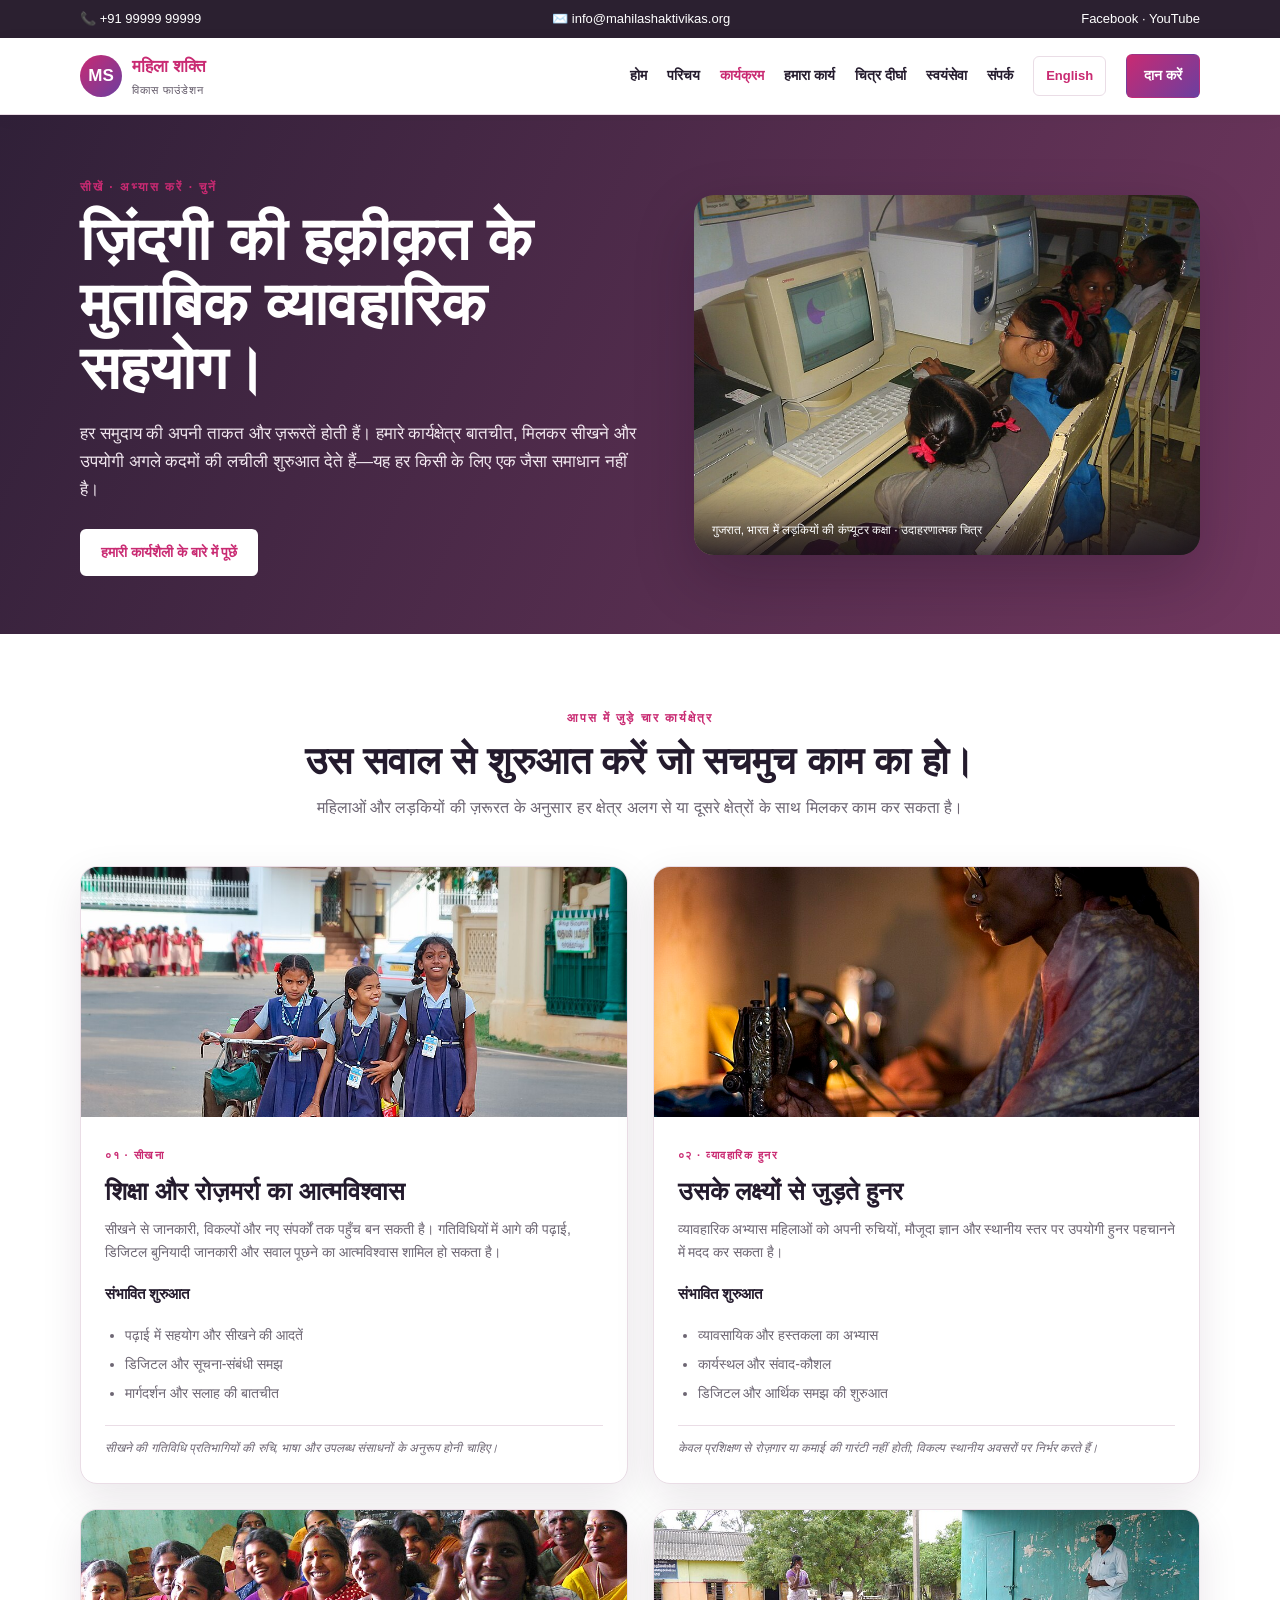
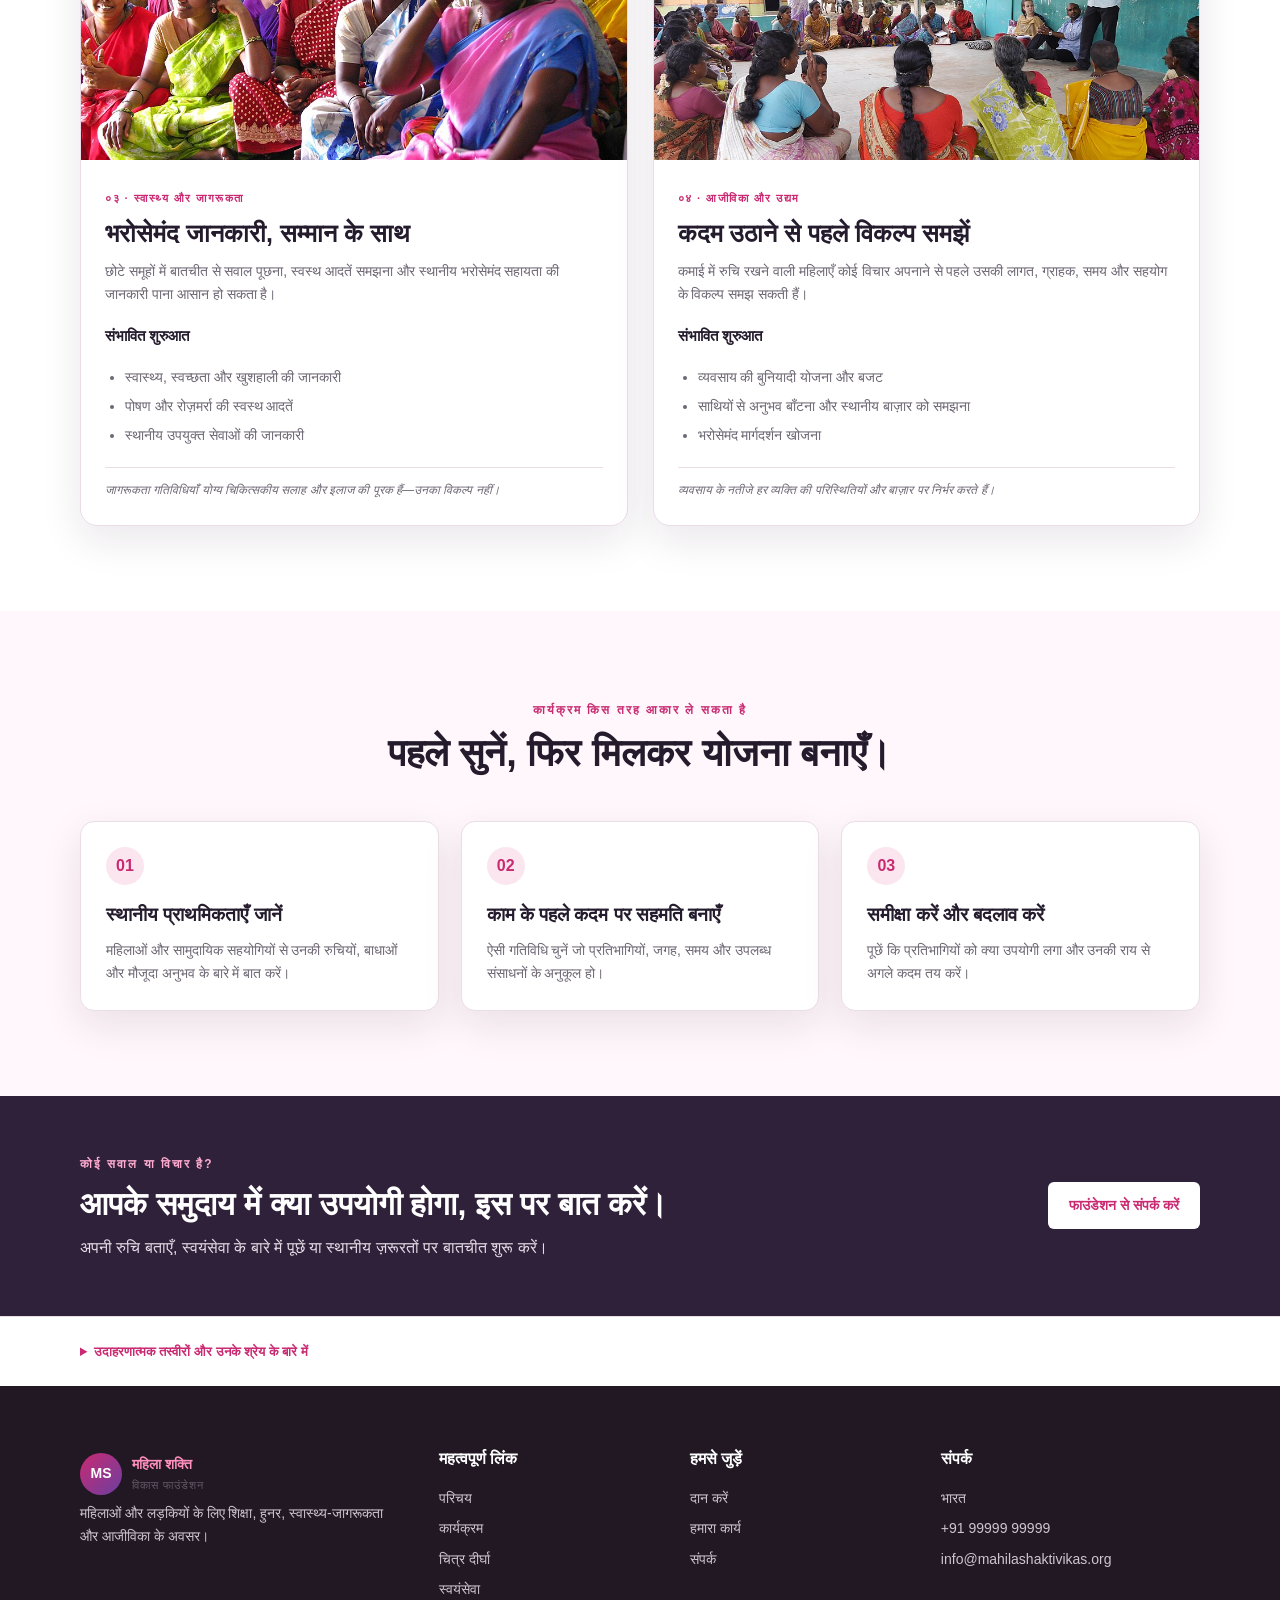
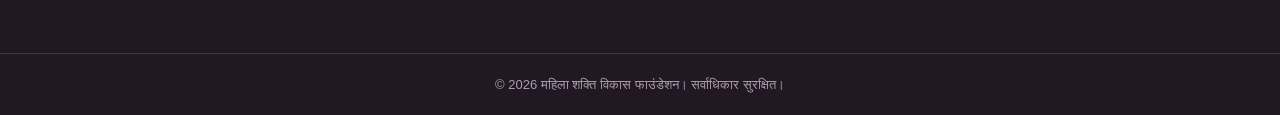
<file: programs.html>
<!DOCTYPE html>
<html lang="hi"><head><meta charset="UTF-8"><meta name="viewport" content="width=device-width, initial-scale=1.0">
<meta name="description" content="Explore community-led learning, practical skills, wellbeing awareness and livelihood focus areas for women and girls.">
<title>Our Programs | Mahila Shakti Vikas Foundation</title><link rel="stylesheet" href="css/style.css"></head>
<body>
<header><div class="topbar"><div class="container topbar-inner"><span>📞 <a href="tel:+919999999999">+91 99999 99999</a></span><span>✉️ <a href="mailto:info@mahilashaktivikas.org">info@mahilashaktivikas.org</a></span><span class="top-social"><a href="#">Facebook</a> · <a href="#">YouTube</a></span></div></div>
<nav class="navbar"><div class="container nav-inner"><a class="brand" href="index.html"><span class="brand-mark">MS</span><span><strong>Mahila Shakti</strong><small>Vikas Foundation</small></span></a>
<button class="menu-btn" aria-label="Open menu" onclick="toggleMenu()">☰</button><div id="navMenu" class="nav-menu"><a class="" href="index.html">Home</a><a class="" href="about.html">About</a><a class="active" href="programs.html">Programs</a><a class="" href="work.html">Our Work</a><a class="" href="gallery.html">Gallery</a><a class="" href="volunteer.html">Volunteer</a><a class="" href="contact.html">Contact</a><a class="btn btn-primary nav-donate" href="donate.html">Donate</a></div></div></nav></header>
<main>
<section class="programs-hero"><div class="container programs-hero-grid"><div><span class="eyebrow">LEARN · PRACTISE · CHOOSE</span><h1>Practical support, shaped around real lives.</h1><p>Every community has different strengths and needs. Our focus areas offer flexible starting points for conversations, shared learning and useful next steps—not a one-size-fits-all promise.</p><a class="btn btn-light" href="contact.html">Ask about our approach</a></div><figure><img src="Img/homepage/india-digital-learning.jpg" alt="Girls taking a computer class near Baroda, Gujarat, India"><figcaption>Girls' computer class in Gujarat, India · illustrative photo</figcaption></figure></div></section>
<section class="section programs-intro"><div class="container"><div class="section-heading"><span class="eyebrow">FOUR CONNECTED FOCUS AREAS</span><h2>Start where a useful question leads.</h2><p>Each area can stand on its own or connect with others, depending on what women and girls say would help.</p></div><div class="program-detail-grid">
<article class="program-detail"><img src="Img/homepage/india-education.jpg" alt="School life in rural Tamil Nadu, India" loading="lazy"><div class="program-detail-copy"><span class="program-kicker">01 · LEARNING</span><h2>Education & everyday confidence</h2><p>Learning can open access to information, choices and new connections. Activities may support continued learning, digital basics and the confidence to ask questions.</p><h3>Possible starting points</h3><ul><li>Learning support and study habits</li><li>Digital and information literacy</li><li>Mentoring and guidance conversations</li></ul><p class="program-note">A learning activity should match participants' interests, language and available resources.</p></div></article>
<article class="program-detail"><img src="Img/homepage/india-skills.jpg" alt="A woman working at a sewing machine in Varanasi, India" loading="lazy"><div class="program-detail-copy"><span class="program-kicker">02 · PRACTICAL SKILLS</span><h2>Skills that connect to her goals</h2><p>Hands-on practice can help women explore what they enjoy, what they already know and which skills could be useful in their local context.</p><h3>Possible starting points</h3><ul><li>Vocational and craft-based practice</li><li>Workplace and communication skills</li><li>Introductory digital and money skills</li></ul><p class="program-note">Training alone does not guarantee employment or income; options depend on local opportunities.</p></div></article>
<article class="program-detail"><img src="Img/homepage/india-participation.jpg" alt="Rural women in India meeting as members of a self-help group" loading="lazy"><div class="program-detail-copy"><span class="program-kicker">03 · WELLBEING & AWARENESS</span><h2>Reliable information, shared respectfully</h2><p>Small group conversations can make it easier to raise questions, understand healthy practices and learn where reliable local support may be available.</p><h3>Possible starting points</h3><ul><li>Health, hygiene and wellbeing awareness</li><li>Nutrition and healthy daily practices</li><li>Information on appropriate local services</li></ul><p class="program-note">Awareness activities complement—not replace—qualified medical advice and care.</p></div></article>
<article class="program-detail"><img src="Img/homepage/india-livelihood.jpg" alt="A women's self-help group meeting in Cuddalore district, Tamil Nadu, India" loading="lazy"><div class="program-detail-copy"><span class="program-kicker">04 · LIVELIHOOD & ENTERPRISE</span><h2>Explore options before taking a leap</h2><p>For women interested in earning, a first step may be understanding costs, customers, time and support before deciding whether an idea fits.</p><h3>Possible starting points</h3><ul><li>Basic business planning and budgeting</li><li>Peer exchange and local market questions</li><li>Finding trusted sources of guidance</li></ul><p class="program-note">Business outcomes depend on each person's circumstances and the wider market.</p></div></article>
</div></div></section>
<section class="programs-process section light"><div class="container"><div class="section-heading"><span class="eyebrow">HOW A PROGRAM CAN TAKE SHAPE</span><h2>Listen first, then plan together.</h2></div><div class="program-process-grid"><article><span>01</span><h3>Hear local priorities</h3><p>Talk with women and community partners about interests, barriers and existing knowledge.</p></article><article><span>02</span><h3>Agree a useful first step</h3><p>Choose an activity that suits the audience, setting, time and resources available.</p></article><article><span>03</span><h3>Reflect and adapt</h3><p>Ask what participants found useful and use their feedback to shape what happens next.</p></article></div></div></section>
<section class="programs-cta"><div class="container programs-cta-inner"><div><span class="eyebrow">HAVE A QUESTION OR AN IDEA?</span><h2>Let's talk about what could be useful in your community.</h2><p>Share an interest, ask about volunteering or start a conversation about possible local needs.</p></div><a class="btn btn-light" href="contact.html">Contact the foundation</a></div></section>
<section class="image-credits"><div class="container"><details><summary>About these illustrative photos and image credits</summary><p>These Wikimedia Commons photos show people and settings in India; they are illustrative and are not presented as Mahila Shakti Vikas Foundation participants or activities.</p><ul><li><a href="https://commons.wikimedia.org/wiki/File:Computer_education_girls_Gujarat.jpg" target="_blank" rel="noopener noreferrer">“Computer education girls Gujarat” — Yann, CC BY-SA 3.0</a></li><li><a href="https://commons.wikimedia.org/wiki/File:Colours_of_Rural_life_(School_Life_in_Tamilnadu)_(47393681652).jpg" target="_blank" rel="noopener noreferrer">“Colours of Rural life (School Life in Tamilnadu)” — Nithi Anand, CC BY 2.0</a></li><li><a href="https://commons.wikimedia.org/wiki/File:India_-_Varanasi_black_woman_sewing_machine_-_2276.jpg" target="_blank" rel="noopener noreferrer">“India - Varanasi black woman sewing machine” — Jorge Royan, CC BY-SA 3.0</a></li><li><a href="https://commons.wikimedia.org/wiki/File:India_-_Faces_-_Rural_women_driving_their_own_change_1_(2229752965).jpg" target="_blank" rel="noopener noreferrer">“Rural women driving their own change” — McKay Savage, CC BY 2.0</a></li><li><a href="https://commons.wikimedia.org/wiki/File:Women_self_help_group_foundation.jpg" target="_blank" rel="noopener noreferrer">“Women self help group foundation” — Pondicherry17, CC BY-SA 4.0</a></li><li><a href="https://commons.wikimedia.org/wiki/File:Women_in_tribal_village,_Umaria_district,_India.jpg" target="_blank" rel="noopener noreferrer">“Women in tribal village, Umaria district, India” — Yann, CC BY-SA 4.0</a></li></ul></details></div></section>
</main>
<footer><div class="container footer-grid"><div><a class="brand footer-brand" href="index.html"><span class="brand-mark">MS</span><span><strong>Mahila Shakti</strong><small>Vikas Foundation</small></span></a><p>Education, skills, health awareness and livelihood opportunities for women and girls.</p></div><div><h4>Quick Links</h4><a href="about.html">About</a><a href="programs.html">Programs</a><a href="gallery.html">Gallery</a><a href="volunteer.html">Volunteer</a></div><div><h4>Get Involved</h4><a href="donate.html">Donate</a><a href="work.html">Our Work</a><a href="contact.html">Contact</a></div><div><h4>Contact</h4><p>India</p><p>+91 99999 99999</p><p>info@mahilashaktivikas.org</p></div></div><div class="copyright">© <span id="year"></span> Mahila Shakti Vikas Foundation. All rights reserved.</div></footer>
<script src="js/main.js"></script><script src="js/language.js"></script></body></html>
</file>
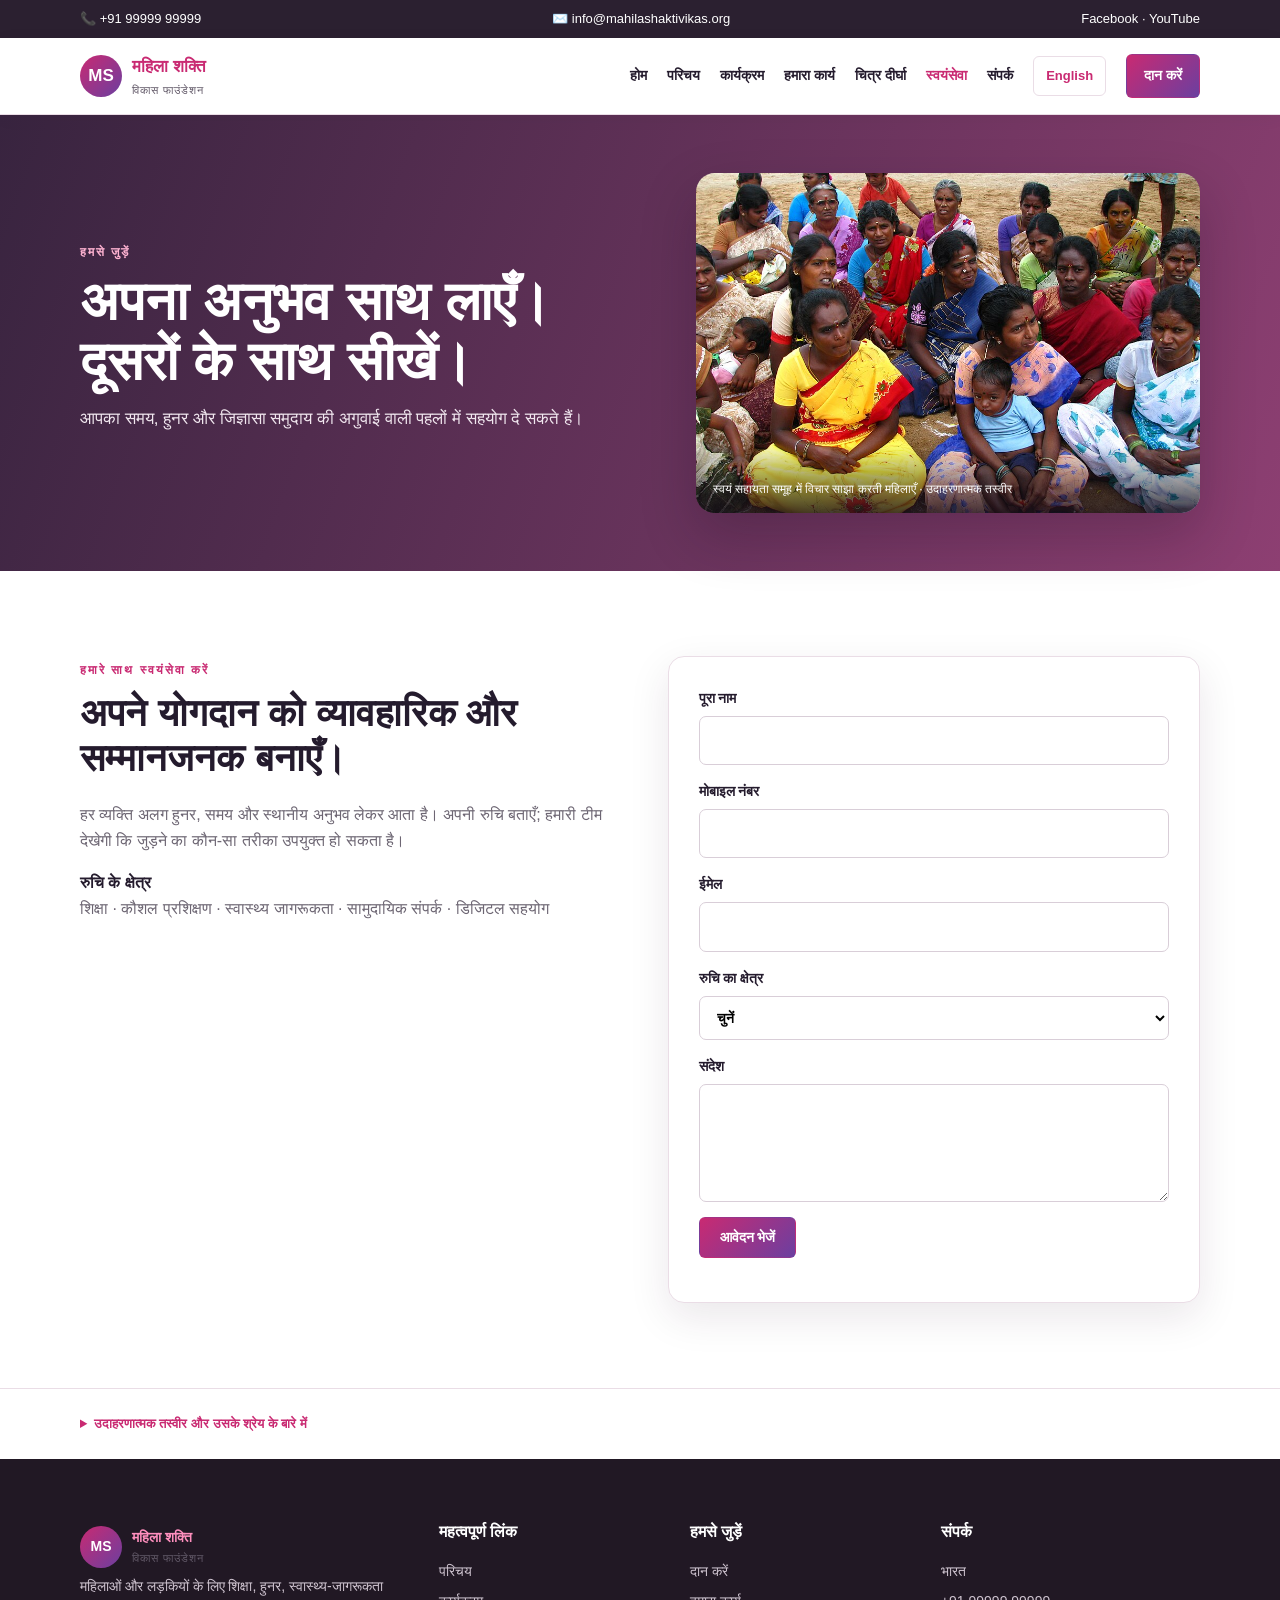
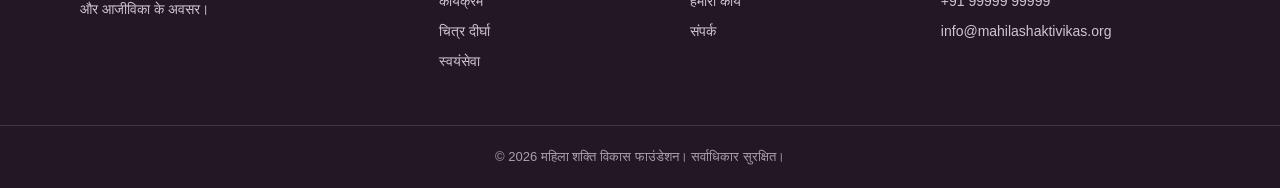
<file: volunteer.html>
<!DOCTYPE html>
<html lang="hi"><head><meta charset="UTF-8"><meta name="viewport" content="width=device-width, initial-scale=1.0">
<meta name="description" content="Mahila Shakti Vikas Foundation - Volunteer">
<title>Volunteer | Mahila Shakti Vikas Foundation</title><link rel="stylesheet" href="css/style.css"></head>
<body>
<header><div class="topbar"><div class="container topbar-inner"><span>📞 <a href="tel:+919999999999">+91 99999 99999</a></span><span>✉️ <a href="mailto:info@mahilashaktivikas.org">info@mahilashaktivikas.org</a></span><span class="top-social"><a href="#">Facebook</a> · <a href="#">YouTube</a></span></div></div>
<nav class="navbar"><div class="container nav-inner"><a class="brand" href="index.html"><span class="brand-mark">MS</span><span><strong>Mahila Shakti</strong><small>Vikas Foundation</small></span></a>
<button class="menu-btn" aria-label="Open menu" onclick="toggleMenu()">☰</button><div id="navMenu" class="nav-menu"><a class="" href="index.html">Home</a><a class="" href="about.html">About</a><a class="" href="programs.html">Programs</a><a class="" href="work.html">Our Work</a><a class="" href="gallery.html">Gallery</a><a class="active" href="volunteer.html">Volunteer</a><a class="" href="contact.html">Contact</a><a class="btn btn-primary nav-donate" href="donate.html">Donate</a></div></div></nav></header>
<main>
<section class="page-hero page-hero-with-image"><div class="container page-hero-image-grid"><div><span class="eyebrow">GET INVOLVED</span><h1>Bring what you know. Learn alongside others.</h1><p>Your time, skills and curiosity can support community-led initiatives.</p></div><figure><img src="Img/homepage/india-volunteer-group.jpg" alt="Rural women in India meeting as members of a self-help group"><figcaption>Women sharing ideas in a self-help group · illustrative photo</figcaption></figure></div></section>
<section class="section"><div class="container form-wrap"><div><span class="eyebrow">VOLUNTEER WITH US</span><h2>Make your contribution practical and respectful.</h2><p>People bring different skills, schedules and local knowledge. Tell us what interests you, and our team can explore whether there is a suitable way to take part.</p><div class="contact-note"><b>Areas of interest</b><p>Education · Skill Training · Health Awareness · Community Outreach · Digital Support</p></div></div>
<form onsubmit="submitForm(event,'Volunteer application')"><label>Full Name<input required name="name"></label><label>Mobile Number<input required name="phone" pattern="[0-9]{10}" maxlength="10"></label><label>Email<input type="email" name="email"></label><label>Area of Interest<select name="interest" required><option value="">Select</option><option>Education</option><option>Skill Development</option><option>Health Awareness</option><option>Community Outreach</option><option>Digital Support</option></select></label><label>Message<textarea name="message" rows="4"></textarea></label><button class="btn btn-primary" type="submit">Submit Application</button><div id="formMessage" class="form-message"></div></form></div></section>
<section class="image-credits"><div class="container"><details><summary>About this illustrative photo and image credit</summary><p>This Wikimedia Commons photograph is illustrative and is not presented as a Mahila Shakti Vikas Foundation activity.</p><ul><li><a href="https://commons.wikimedia.org/wiki/File:India_-_Faces_-_Rural_women_driving_their_own_change_2_(2229763779).jpg" target="_blank" rel="noopener noreferrer">“Rural women driving their own change 2” — McKay Savage, CC BY 2.0</a></li></ul></details></div></section>
</main>
<footer><div class="container footer-grid"><div><a class="brand footer-brand" href="index.html"><span class="brand-mark">MS</span><span><strong>Mahila Shakti</strong><small>Vikas Foundation</small></span></a><p>Education, skills, health awareness and livelihood opportunities for women and girls.</p></div><div><h4>Quick Links</h4><a href="about.html">About</a><a href="programs.html">Programs</a><a href="gallery.html">Gallery</a><a href="volunteer.html">Volunteer</a></div><div><h4>Get Involved</h4><a href="donate.html">Donate</a><a href="work.html">Our Work</a><a href="contact.html">Contact</a></div><div><h4>Contact</h4><p>India</p><p>+91 99999 99999</p><p>info@mahilashaktivikas.org</p></div></div><div class="copyright">© <span id="year"></span> Mahila Shakti Vikas Foundation. All rights reserved.</div></footer>
<script src="js/main.js"></script><script src="js/language.js"></script></body></html>
</file>
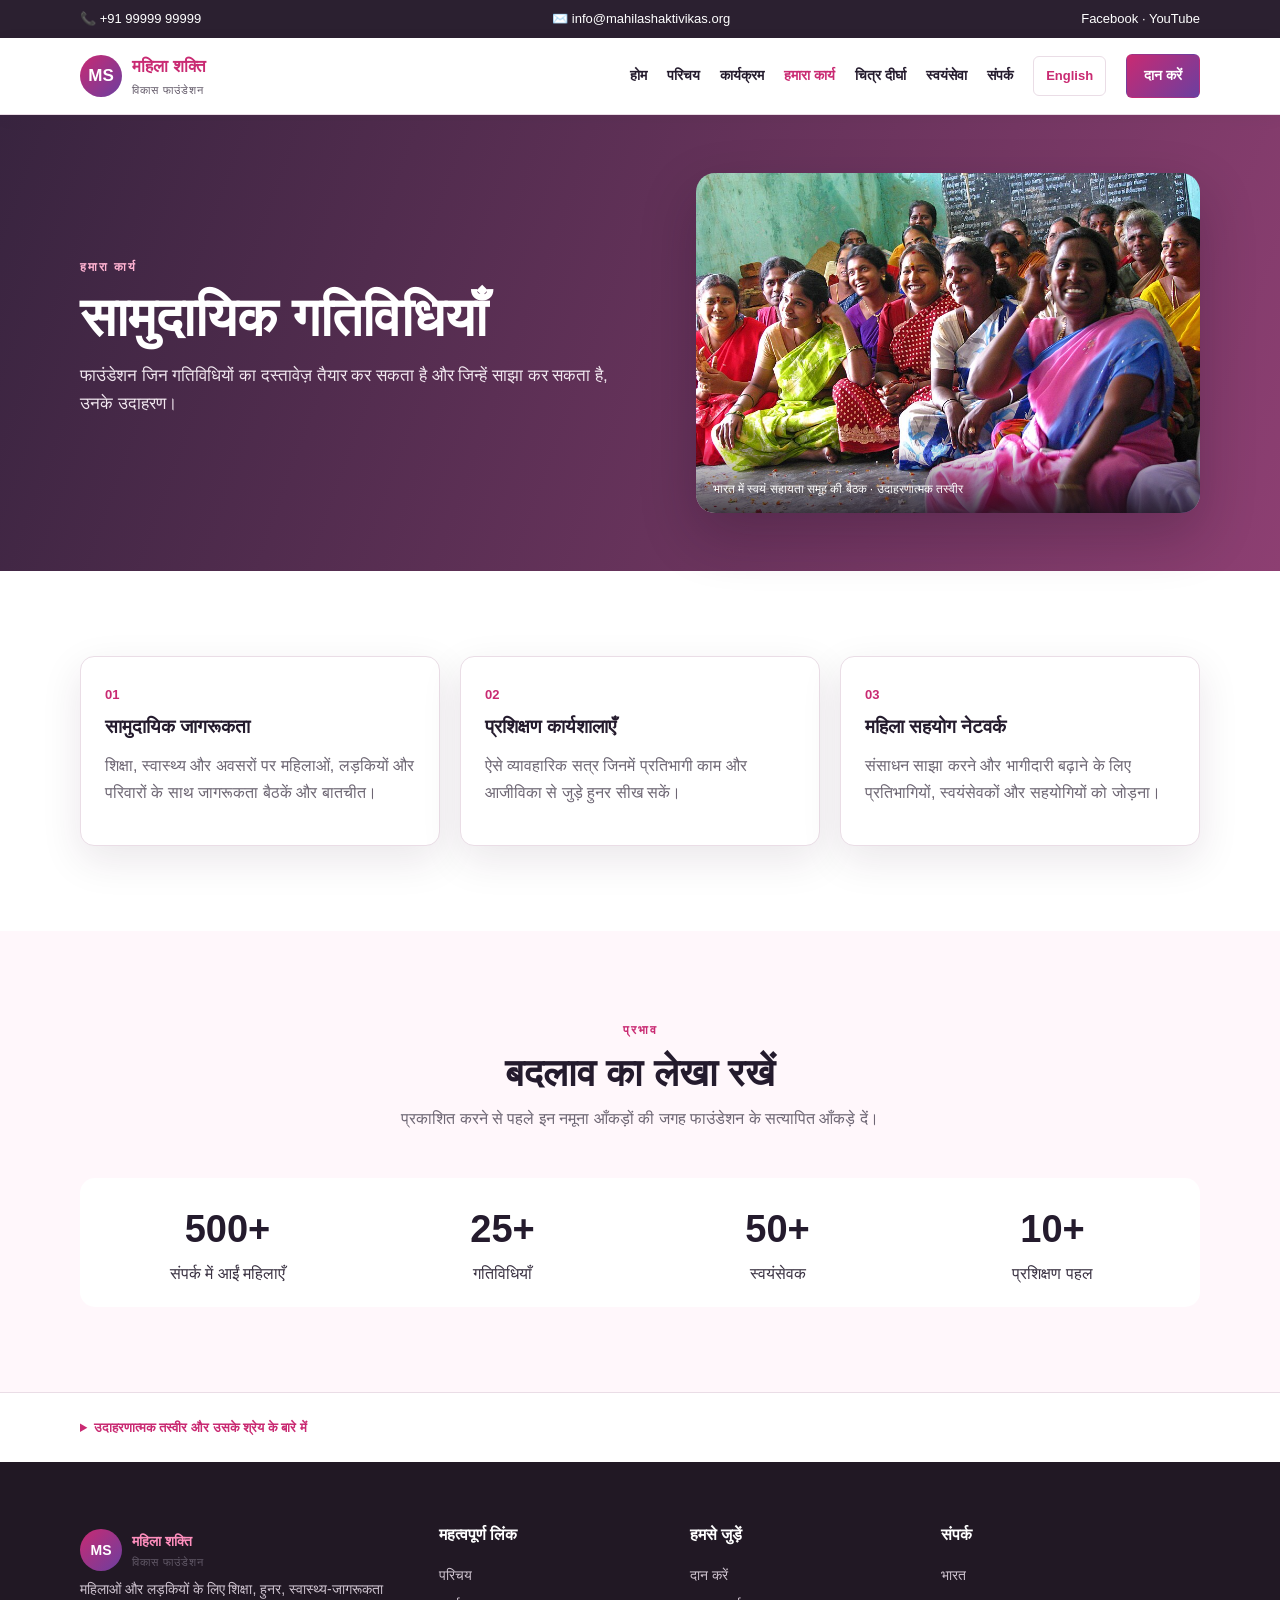
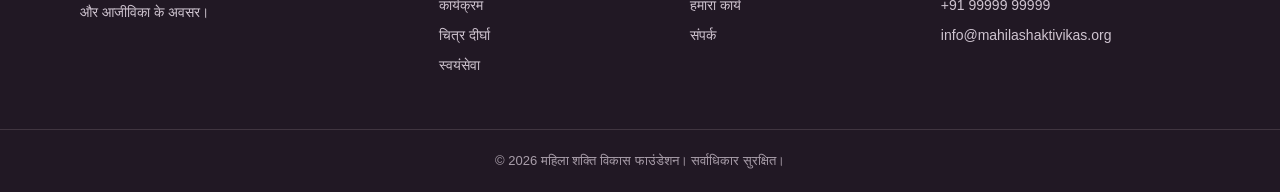
<file: work.html>
<!DOCTYPE html>
<html lang="hi"><head><meta charset="UTF-8"><meta name="viewport" content="width=device-width, initial-scale=1.0">
<meta name="description" content="Mahila Shakti Vikas Foundation - Our Work">
<title>Our Work | Mahila Shakti Vikas Foundation</title><link rel="stylesheet" href="css/style.css"></head>
<body>
<header><div class="topbar"><div class="container topbar-inner"><span>📞 <a href="tel:+919999999999">+91 99999 99999</a></span><span>✉️ <a href="mailto:info@mahilashaktivikas.org">info@mahilashaktivikas.org</a></span><span class="top-social"><a href="#">Facebook</a> · <a href="#">YouTube</a></span></div></div>
<nav class="navbar"><div class="container nav-inner"><a class="brand" href="index.html"><span class="brand-mark">MS</span><span><strong>Mahila Shakti</strong><small>Vikas Foundation</small></span></a>
<button class="menu-btn" aria-label="Open menu" onclick="toggleMenu()">☰</button><div id="navMenu" class="nav-menu"><a class="" href="index.html">Home</a><a class="" href="about.html">About</a><a class="" href="programs.html">Programs</a><a class="active" href="work.html">Our Work</a><a class="" href="gallery.html">Gallery</a><a class="" href="volunteer.html">Volunteer</a><a class="" href="contact.html">Contact</a><a class="btn btn-primary nav-donate" href="donate.html">Donate</a></div></div></nav></header>
<main>
<section class="page-hero page-hero-with-image"><div class="container page-hero-image-grid"><div><span class="eyebrow">OUR WORK</span><h1>Community Activities</h1><p>Examples of activities the foundation can document and showcase.</p></div><figure><img src="Img/homepage/india-participation.jpg" alt="Rural women in India meeting as members of a self-help group"><figcaption>Self-help group meeting in India · illustrative photo</figcaption></figure></div></section>
<section class="section"><div class="container"><div class="cards three"><article class="work-card"><span>01</span><h3>Community Awareness</h3><p>Awareness meetings and discussions with women, girls and families about education, health and opportunities.</p></article><article class="work-card"><span>02</span><h3>Training Workshops</h3><p>Hands-on sessions that help participants learn practical and livelihood-oriented skills.</p></article><article class="work-card"><span>03</span><h3>Women Support Network</h3><p>Connecting participants, volunteers and supporters to share resources and encourage participation.</p></article></div></div></section>
<section class="section light"><div class="container"><div class="section-heading"><span class="eyebrow">IMPACT</span><h2>Track the change</h2><p>Replace these sample numbers with verified foundation records before publishing.</p></div><div class="stats-grid dark"><div><strong>500+</strong><span>Women Reached</span></div><div><strong>25+</strong><span>Activities</span></div><div><strong>50+</strong><span>Volunteers</span></div><div><strong>10+</strong><span>Training Initiatives</span></div></div></div></section>
<section class="image-credits"><div class="container"><details><summary>About this illustrative photo and image credit</summary><p>This Wikimedia Commons photograph is illustrative and is not presented as a Mahila Shakti Vikas Foundation activity.</p><ul><li><a href="https://commons.wikimedia.org/wiki/File:India_-_Faces_-_Rural_women_driving_their_own_change_1_(2229752965).jpg" target="_blank" rel="noopener noreferrer">“Rural women driving their own change” — McKay Savage, CC BY 2.0</a></li></ul></details></div></section>
</main>
<footer><div class="container footer-grid"><div><a class="brand footer-brand" href="index.html"><span class="brand-mark">MS</span><span><strong>Mahila Shakti</strong><small>Vikas Foundation</small></span></a><p>Education, skills, health awareness and livelihood opportunities for women and girls.</p></div><div><h4>Quick Links</h4><a href="about.html">About</a><a href="programs.html">Programs</a><a href="gallery.html">Gallery</a><a href="volunteer.html">Volunteer</a></div><div><h4>Get Involved</h4><a href="donate.html">Donate</a><a href="work.html">Our Work</a><a href="contact.html">Contact</a></div><div><h4>Contact</h4><p>India</p><p>+91 99999 99999</p><p>info@mahilashaktivikas.org</p></div></div><div class="copyright">© <span id="year"></span> Mahila Shakti Vikas Foundation. All rights reserved.</div></footer>
<script src="js/main.js"></script><script src="js/language.js"></script></body></html>
</file>
<file: css/style.css>
:root{--pink:#c92a72;--pink2:#e94f91;--purple:#6b3fa0;--dark:#241b2d;--muted:#6d6673;--light:#fff7fb;--white:#fff;--border:#eadde6;--shadow:0 14px 40px rgba(50,20,50,.10)}
*{box-sizing:border-box}html{scroll-behavior:smooth}body{margin:0;font-family:Arial,Helvetica,sans-serif;color:var(--dark);line-height:1.65;background:#fff}a{color:inherit;text-decoration:none}p{color:var(--muted);margin:0 0 15px}.container{width:min(1120px,92%);margin:auto}
.topbar{background:#2b2030;color:#fff;font-size:13px}.topbar-inner{min-height:38px;display:flex;align-items:center;justify-content:space-between;gap:15px}.topbar a{color:#fff}.navbar{background:#fff;border-bottom:1px solid var(--border);position:sticky;top:0;z-index:50;box-shadow:0 3px 18px rgba(0,0,0,.04)}.nav-inner{min-height:76px;display:flex;align-items:center;justify-content:space-between}.brand{display:flex;align-items:center;gap:10px;font-size:17px}.brand strong{display:block;color:var(--pink)}.brand small{display:block;font-size:11px;color:#625968;letter-spacing:1px}.brand-mark{width:42px;height:42px;border-radius:50%;display:grid;place-items:center;background:linear-gradient(135deg,var(--pink),var(--purple));color:#fff;font-weight:800}.nav-menu{display:flex;align-items:center;gap:20px;font-size:14px;font-weight:600}.nav-menu a:not(.btn):hover,.nav-menu a.active{color:var(--pink)}.btn{display:inline-block;padding:11px 20px;border-radius:6px;border:1px solid transparent;font-weight:700;cursor:pointer;font-size:14px}.btn-primary{background:linear-gradient(135deg,var(--pink),var(--purple));color:#fff}.btn-outline{border-color:#fff;color:#fff}.btn-light{background:#fff;color:var(--pink)}.nav-donate{color:#fff!important;padding:9px 17px}.menu-btn{display:none;border:0;background:none;font-size:28px;color:var(--dark)}
.hero{min-height:610px;background:linear-gradient(110deg,rgba(35,19,38,.93),rgba(104,47,102,.72)),radial-gradient(circle at 80% 30%,#e65c9b,transparent 35%),#3a253d;display:flex;align-items:center;color:#fff}.hero-content{display:grid;grid-template-columns:1.6fr .8fr;gap:70px;align-items:center}.eyebrow{font-size:12px;letter-spacing:2px;font-weight:800;color:var(--pink);display:inline-block;margin-bottom:10px}.hero .eyebrow{color:#ffc3df}.hero h1{font-size:clamp(38px,5vw,66px);line-height:1.08;margin:0 0 22px}.hero h1 span{color:#ff9fc8}.hero p{font-size:18px;max-width:680px;color:#eee4ed}.hero-actions{display:flex;gap:12px;flex-wrap:wrap;margin-top:28px}.hero-card{background:rgba(255,255,255,.11);border:1px solid rgba(255,255,255,.2);padding:35px;border-radius:18px;backdrop-filter:blur(8px)}.hero-icon{font-size:60px;color:#ffacd0}.hero-card h3{font-size:25px;margin:5px 0}.hero-card p{color:#eee}.hero-card a{color:#ffc3df;font-weight:700}
.section{padding:85px 0}.light{background:var(--light)}.two-col{display:grid;grid-template-columns:1.1fr .9fr;gap:65px;align-items:center}.section h2{font-size:38px;line-height:1.2;margin:0 0 20px}.mission-box{display:grid;grid-template-columns:1fr 1fr;gap:15px}.mini-card,.value-card,.large-card,.program-card,.work-card{border:1px solid var(--border);border-radius:14px;padding:24px;background:#fff;box-shadow:var(--shadow)}.mini-card b{display:block;color:var(--pink);font-size:18px}.mini-card span{font-size:14px;color:var(--muted)}.text-link{color:var(--pink);font-weight:800}.stats{background:linear-gradient(135deg,var(--pink),var(--purple));color:#fff;padding:38px 0}.stats-grid{display:grid;grid-template-columns:repeat(4,1fr);text-align:center;gap:20px}.stats-grid strong{display:block;font-size:38px}.stats-grid span{display:block;opacity:.9}.stats-grid.dark{color:var(--dark);background:#fff;padding:20px;border-radius:15px}.section-heading{text-align:center;max-width:700px;margin:0 auto 45px}.section-heading h2{margin-bottom:10px}.cards{display:grid;gap:20px}.cards.four{grid-template-columns:repeat(4,1fr)}.cards.three{grid-template-columns:repeat(3,1fr)}.cards.two{grid-template-columns:repeat(2,1fr)}.program-icon{font-size:36px;margin-bottom:10px}.program-card h3,.large-card h2,.work-card h3{margin:5px 0 10px}.program-card a{color:var(--pink);font-weight:700}.cta{background:#30213a;color:#fff;padding:55px 0}.cta-inner{display:flex;justify-content:space-between;align-items:center;gap:25px}.cta h2{margin:0;font-size:34px}.cta .eyebrow{color:#ffacd0}.cta-inner>div:last-child{display:flex;gap:10px}.testimonials blockquote{margin:0;background:var(--light);padding:30px;border-radius:14px;border-left:4px solid var(--pink);font-size:17px}.testimonials footer{margin-top:15px;color:var(--pink);font-weight:700}
.page-hero{padding:85px 0;background:linear-gradient(110deg,#38243f,#8d3f72);color:#fff}.page-hero h1{font-size:48px;line-height:1.15;margin:0 0 10px}.page-hero p{color:#f1e7ef;font-size:17px}.page-hero .eyebrow{color:#ffb3d2}.highlight{background:linear-gradient(135deg,#fff0f7,#f5effb);padding:35px;border-radius:18px}.highlight h3{color:var(--pink);margin-bottom:5px}.large-card ul{padding-left:20px;color:var(--muted)}.work-card span{font-size:13px;color:var(--pink);font-weight:800}.value-card h3{color:var(--pink)}
.gallery{display:grid;grid-template-columns:repeat(3,1fr);gap:22px}.photo{height:220px;border-radius:14px;background:linear-gradient(135deg,#e9a1c3,#76509c);display:grid;place-items:center;color:#fff;font-weight:800;letter-spacing:2px}.gallery h3{font-size:17px}
.form-wrap,.contact-grid,.donate-grid{display:grid;grid-template-columns:1fr 1fr;gap:55px;align-items:start}.form-wrap form,.contact-grid form{background:#fff;border:1px solid var(--border);padding:30px;border-radius:16px;box-shadow:var(--shadow)}label{display:block;font-weight:700;font-size:14px;margin-bottom:15px}input,select,textarea{display:block;width:100%;padding:12px 13px;border:1px solid #d9ced8;border-radius:7px;margin-top:6px;font:inherit;background:#fff}input:focus,select:focus,textarea:focus{outline:2px solid #f4b5d1;border-color:var(--pink)}.form-message{margin-top:14px;color:var(--pink);font-weight:700}.contact-item{padding:17px 0;border-bottom:1px solid var(--border)}.contact-item b{color:var(--pink)}.bank-box{background:var(--light);border:1px solid var(--border);padding:25px;border-radius:14px}.qr-box{text-align:center;border:1px solid var(--border);padding:35px;border-radius:16px;background:#fff;box-shadow:var(--shadow)}.fake-qr{width:220px;height:220px;margin:0 auto 20px;background:repeating-linear-gradient(45deg,#222 0 5px,#fff 5px 10px);display:grid;place-items:center;font-size:45px;font-weight:900;color:#fff;text-shadow:0 1px 3px #000}
footer{background:#211824;color:#fff;padding-top:60px}.footer-grid{display:grid;grid-template-columns:1.5fr 1fr 1fr 1.2fr;gap:35px;padding-bottom:45px}.footer-grid h4{margin:0 0 15px}.footer-grid>a,.footer-grid p,.footer-grid a{display:block;color:#cfc4d0;margin:7px 0;font-size:14px}.footer-grid .brand{color:#fff;display:flex}.footer-grid .brand strong{color:#ff8fbe}.copyright{border-top:1px solid #403540;padding:20px;text-align:center;color:#a99eaa;font-size:13px}
.hero-content{grid-template-columns:1.15fr .85fr;gap:56px}.hero-visual{position:relative;min-height:470px;overflow:hidden;border:1px solid rgba(255,255,255,.3);border-radius:24px;box-shadow:0 24px 70px rgba(15,8,20,.35)}.hero-visual::after{position:absolute;inset:0;content:"";background:linear-gradient(180deg,rgba(28,17,32,.04) 30%,rgba(28,17,32,.82) 100%)}.hero-visual img{position:absolute;inset:0;width:100%;height:100%;object-fit:cover;object-position:center}.hero-card{position:absolute;z-index:1;left:22px;right:22px;bottom:22px;padding:24px;border-color:rgba(255,255,255,.35);background:rgba(35,22,39,.58);backdrop-filter:blur(10px)}.hero-card .hero-icon{font-size:34px;line-height:1}.hero-card h3{margin:9px 0 5px}.hero-card p{margin-bottom:9px}.program-card,.mini-card,.value-card{transition:transform .2s ease,box-shadow .2s ease}.program-card:hover,.mini-card:hover,.value-card:hover{transform:translateY(-4px);box-shadow:0 18px 42px rgba(50,20,50,.14)}
.hero-carousel{max-width:620px}.hero-slide{animation:hero-slide-in .35s ease both}.hero-slide[hidden]{display:none}.hero-carousel-controls{display:flex;align-items:center;gap:14px;margin-top:30px}.carousel-arrow,.carousel-dot{border:1px solid rgba(255,255,255,.55);background:transparent;color:#fff;cursor:pointer}.carousel-arrow{width:40px;height:40px;border-radius:50%;font-size:20px}.carousel-arrow:hover,.carousel-dot:hover{background:rgba(255,255,255,.15)}.carousel-dots{display:flex;align-items:center;gap:8px}.carousel-dot{width:9px;height:9px;padding:0;border-radius:50%}.carousel-dot.active{width:24px;border-radius:8px;background:#ff9fc8;border-color:#ff9fc8}.carousel-arrow:focus-visible,.carousel-dot:focus-visible{outline:3px solid #ff9fc8;outline-offset:3px}@keyframes hero-slide-in{from{opacity:0;transform:translateY(8px)}to{opacity:1;transform:translateY(0)}}@media(prefers-reduced-motion:reduce){.hero-slide{animation:none}}
@media(max-width:900px){.nav-menu{display:none;position:absolute;left:4%;right:4%;top:76px;background:#fff;padding:15px;border:1px solid var(--border);box-shadow:var(--shadow);flex-direction:column;align-items:stretch}.nav-menu.open{display:flex}.menu-btn{display:block}.hero-content,.two-col,.form-wrap,.contact-grid,.donate-grid{grid-template-columns:1fr}.hero{padding:80px 0}.hero-card{max-width:500px}.cards.four{grid-template-columns:repeat(2,1fr)}.footer-grid{grid-template-columns:repeat(2,1fr)}}
@media(max-width:900px){.hero-content{gap:35px}.hero-visual{min-height:390px}.hero-visual .hero-card{max-width:none}}
@media(max-width:600px){.topbar-inner{flex-wrap:wrap;padding:8px 0}.top-social{display:none}.hero h1{font-size:40px}.hero-visual{min-height:360px;border-radius:18px}.hero-card{left:14px;right:14px;bottom:14px;padding:20px}.section{padding:60px 0}.section h2{font-size:30px}.cards.four,.cards.three,.cards.two,.gallery,.stats-grid,.mission-box,.footer-grid{grid-template-columns:1fr}.cta-inner{display:block}.cta-inner>div:last-child{margin-top:20px}.page-hero h1{font-size:38px}}
.welcome-visual{min-height:390px;position:relative;overflow:hidden;border-radius:20px;box-shadow:var(--shadow)}.welcome-visual>img{position:absolute;inset:0;width:100%;height:100%;object-fit:cover}.welcome-caption{position:absolute;left:18px;right:18px;bottom:18px;padding:18px 20px;border-radius:12px;color:#fff;background:rgba(38,25,43,.83);backdrop-filter:blur(8px)}.welcome-caption span{font-weight:800;font-size:18px}.welcome-caption p{color:#f4eaf2;margin:4px 0 0;font-size:14px}
.pathway-grid{display:grid;grid-template-columns:repeat(3,1fr);gap:20px}.pathway-card{padding:26px;border:1px solid var(--border);border-radius:14px;background:#fff;box-shadow:var(--shadow)}.pathway-number,.program-label{color:var(--pink);font-weight:800;font-size:12px;letter-spacing:1.5px}.pathway-card h3{font-size:20px;margin:12px 0 8px}.pathway-card p{margin:0}
.program-cards{align-items:stretch}.program-card{padding:0;overflow:hidden}.program-image{display:block;width:100%;height:170px;object-fit:cover}.program-card-body{padding:19px 20px 22px}.program-label{font-size:10px}.program-card h3{font-size:19px;line-height:1.3;margin:8px 0}.program-card p{font-size:14px;min-height:92px}.program-card a{font-size:13px}.community-feature{background:#fff}.community-feature-grid{display:grid;grid-template-columns:1fr 1fr;gap:60px;align-items:center}.community-photo{height:430px;overflow:hidden;border-radius:20px;box-shadow:var(--shadow)}.community-photo img{width:100%;height:100%;object-fit:cover}.community-feature h2,.story-invite h2{font-size:36px;line-height:1.2;margin:0 0 18px}.cta p{color:#e5dce7;max-width:560px;margin:12px 0 0}.cta-inner{flex-wrap:wrap}.story-invite{background:var(--light)}.story-invite-inner{display:grid;grid-template-columns:.75fr 1.25fr;gap:50px;align-items:center}.story-invite img{display:block;width:100%;height:320px;object-fit:cover;border-radius:18px;box-shadow:var(--shadow)}.story-invite .text-link{display:inline-block;margin-top:8px}
@media(max-width:900px){.pathway-grid{grid-template-columns:1fr}.community-feature-grid{grid-template-columns:1fr;gap:30px}.community-photo{height:350px}.story-invite-inner{grid-template-columns:1fr;gap:28px}.story-invite img{height:340px}.program-card p{min-height:0}}
@media(max-width:600px){.welcome-visual{min-height:320px}.community-feature h2,.story-invite h2{font-size:30px}.community-photo{height:290px}.story-invite img{height:270px}.program-image{height:210px}.cta-inner>div:last-child{flex-wrap:wrap}}
.image-credits{padding:24px 0;background:#fff;border-top:1px solid var(--border);font-size:13px}.image-credits details{color:var(--muted)}.image-credits summary{color:var(--pink);font-weight:700;cursor:pointer}.image-credits p{margin:12px 0 8px}.image-credits ul{padding-left:20px}.image-credits li{margin:5px 0}.image-credits a{color:var(--pink);text-decoration:underline;text-underline-offset:2px}
.about-hero{padding:65px 0;background:linear-gradient(115deg,#302038,#71375f)}.about-hero-grid{display:grid;grid-template-columns:1.05fr .95fr;gap:55px;align-items:center}.about-hero-copy h1{max-width:630px;font-size:clamp(38px,4.6vw,58px);line-height:1.09;margin:0 0 20px}.about-hero-copy p{max-width:560px;color:#f1e7ef;font-size:17px;margin-bottom:26px}.about-hero-photo,.about-story-photo{position:relative;margin:0;overflow:hidden;border-radius:20px;box-shadow:0 24px 60px rgba(20,9,27,.23)}.about-hero-photo{height:370px}.about-hero-photo img,.about-story-photo img{display:block;width:100%;height:100%;object-fit:cover}.about-hero-photo figcaption,.about-story-photo figcaption{position:absolute;left:0;right:0;bottom:0;padding:34px 20px 16px;color:#fff;font-size:14px;font-weight:700;background:linear-gradient(transparent,rgba(22,14,24,.8))}.about-hero-photo figcaption span{display:block;font-size:11px;font-weight:400;opacity:.8}.about-intro-grid{display:grid;grid-template-columns:.95fr 1.05fr;gap:65px;align-items:center}.about-story-photo{height:430px}.about-story-copy h2{font-size:38px;line-height:1.18;margin:0 0 18px}.about-vision{margin-top:24px;padding:17px 20px;border-left:4px solid var(--pink);background:var(--light);border-radius:0 10px 10px 0}.about-vision span,.about-pillar span,.about-values article>span{font-size:11px;letter-spacing:1.5px;font-weight:800;color:var(--pink)}.about-vision p{margin:5px 0 0;color:var(--dark);font-weight:600}
.about-values .value-card{padding:25px}.about-values .value-card h3{font-size:19px;margin:9px 0}.about-values .value-card p{font-size:14px;margin:0}.about-pillar-grid{display:grid;grid-template-columns:repeat(3,1fr);gap:22px}.about-pillar{overflow:hidden;border:1px solid var(--border);border-radius:15px;background:#fff;box-shadow:var(--shadow)}.about-pillar img{width:100%;height:205px;object-fit:cover;display:block}.about-pillar>div{padding:20px}.about-pillar h3{font-size:20px;line-height:1.3;margin:8px 0}.about-pillar p{font-size:14px;margin:0}.about-invitation{padding:55px 0;background:#30213a;color:#fff}.about-invitation-inner{display:flex;justify-content:space-between;align-items:center;gap:28px}.about-invitation .eyebrow{color:#ffacd0}.about-invitation h2{max-width:700px;margin:0 0 12px;font-size:32px;line-height:1.2}.about-invitation p{color:#e5dce7;margin:0;max-width:650px}.about-image-credits{background:var(--light)}
@media(max-width:900px){.about-hero-grid,.about-intro-grid{grid-template-columns:1fr;gap:32px}.about-hero-photo{height:390px}.about-story-photo{height:380px}.about-pillar-grid{grid-template-columns:1fr 1fr}.about-invitation-inner{align-items:flex-start;flex-direction:column}}
@media(max-width:600px){.about-hero{padding:55px 0}.about-hero-copy h1{font-size:38px}.about-hero-photo{height:300px}.about-story-photo{height:300px}.about-story-copy h2{font-size:30px}.about-pillar-grid{grid-template-columns:1fr}.about-pillar img{height:220px}.about-invitation h2{font-size:28px}}
.programs-hero{padding:58px 0;background:linear-gradient(115deg,#302038,#71375f);color:#fff}.programs-hero-grid{display:grid;grid-template-columns:1.05fr .95fr;gap:54px;align-items:center}.programs-hero h1{max-width:650px;font-size:clamp(40px,4.8vw,60px);line-height:1.08;margin:0 0 18px}.programs-hero p{max-width:570px;color:#f1e7ef;font-size:17px;margin-bottom:25px}.programs-hero figure{height:360px;margin:0;position:relative;overflow:hidden;border-radius:20px;box-shadow:0 24px 60px rgba(20,9,27,.23)}.programs-hero figure img{width:100%;height:100%;object-fit:cover;display:block}.programs-hero figcaption{position:absolute;bottom:0;left:0;right:0;padding:35px 18px 14px;color:#fff;font-size:12px;background:linear-gradient(transparent,rgba(22,14,24,.8))}.programs-intro{padding-top:70px}.program-detail-grid{display:grid;grid-template-columns:1fr 1fr;gap:25px}.program-detail{overflow:hidden;border:1px solid var(--border);border-radius:17px;background:#fff;box-shadow:var(--shadow)}.program-detail>img{display:block;width:100%;height:250px;object-fit:cover}.program-detail-copy{padding:24px}.program-kicker{font-size:11px;letter-spacing:1.5px;font-weight:800;color:var(--pink)}.program-detail h2{font-size:25px;line-height:1.2;margin:8px 0 12px}.program-detail-copy>p{font-size:14px}.program-detail h3{font-size:15px;margin:18px 0 7px}.program-detail ul{padding-left:20px;color:var(--muted);font-size:14px}.program-detail li{padding:3px 0}.program-detail .program-note{margin:17px 0 0;padding-top:13px;border-top:1px solid var(--border);font-size:12px;font-style:italic}.program-process-grid{display:grid;grid-template-columns:repeat(3,1fr);gap:22px}.program-process-grid article{padding:25px;background:#fff;border:1px solid var(--border);border-radius:14px;box-shadow:var(--shadow)}.program-process-grid article>span{display:grid;place-items:center;width:38px;height:38px;border-radius:50%;background:#fbe6f0;color:var(--pink);font-weight:800}.program-process-grid h3{margin:14px 0 8px;font-size:19px}.program-process-grid p{margin:0;font-size:14px}.programs-cta{padding:54px 0;background:#30213a;color:#fff}.programs-cta-inner{display:flex;justify-content:space-between;align-items:center;gap:30px}.programs-cta .eyebrow{color:#ffacd0}.programs-cta h2{max-width:700px;font-size:32px;line-height:1.2;margin:0 0 12px}.programs-cta p{color:#e5dce7;margin:0}
@media(max-width:900px){.programs-hero-grid{grid-template-columns:1fr;gap:30px}.programs-hero figure{height:390px}.program-detail-grid{grid-template-columns:1fr}.program-detail{display:grid;grid-template-columns:.8fr 1.2fr}.program-detail>img{height:100%;min-height:320px}.program-process-grid{grid-template-columns:1fr}.programs-cta-inner{align-items:flex-start;flex-direction:column}}
@media(max-width:600px){.programs-hero{padding:48px 0}.programs-hero h1{font-size:38px}.programs-hero figure{height:290px}.program-detail{display:block}.program-detail>img{height:220px;min-height:0}.program-detail-copy{padding:20px}.program-detail h2{font-size:23px}.programs-cta h2{font-size:28px}}
.page-hero-with-image{padding:58px 0}.page-hero-image-grid{display:grid;grid-template-columns:1fr .9fr;gap:55px;align-items:center}.page-hero-image-grid h1{max-width:620px}.page-hero-image-grid p{max-width:600px}.page-hero-image-grid figure{height:340px;position:relative;overflow:hidden;border-radius:19px;margin:0;box-shadow:0 22px 55px rgba(20,9,27,.24)}.page-hero-image-grid figure img{width:100%;height:100%;object-fit:cover;display:block}.page-hero-image-grid figcaption{position:absolute;inset:auto 0 0;padding:34px 17px 13px;color:#fff;font-size:12px;background:linear-gradient(transparent,rgba(22,14,24,.8))}.page-hero-image-grid h1{font-size:clamp(38px,4.5vw,54px);line-height:1.1}.gallery{grid-template-columns:repeat(3,1fr)}.gallery-item{position:relative;height:260px;overflow:hidden;border-radius:14px;margin:0;box-shadow:var(--shadow);background:#eee}.gallery-item img{display:block;width:100%;height:100%;object-fit:cover;transition:transform .35s ease}.gallery-item:hover img{transform:scale(1.04)}.gallery-item figcaption{position:absolute;inset:auto 0 0;padding:35px 15px 13px;color:#fff;font-size:14px;font-weight:700;background:linear-gradient(transparent,rgba(22,14,24,.82))}.gallery-note{margin-top:24px;padding:16px 20px;border-left:4px solid var(--pink);background:var(--light);font-size:14px}.page-hero-with-image .eyebrow{color:#ffb3d2}.page-hero-image-grid h1{margin-bottom:14px}
.language-toggle{padding:8px 12px;border:1px solid var(--border);border-radius:6px;background:#fff;color:var(--pink);font:inherit;font-size:13px;font-weight:700;cursor:pointer;white-space:nowrap}.language-toggle:hover{background:var(--light)}.language-toggle:focus-visible{outline:3px solid #f4b5d1;outline-offset:2px}
html[lang="hi"] body{font-family:"Noto Sans Devanagari","Nirmala UI","Mangal",Arial,sans-serif}
@media(max-width:900px){.page-hero-image-grid{grid-template-columns:1fr;gap:30px}.page-hero-image-grid figure{height:380px}.gallery{grid-template-columns:repeat(2,1fr)}}
@media(max-width:600px){.page-hero-with-image{padding:48px 0}.page-hero-image-grid h1{font-size:38px}.page-hero-image-grid figure{height:280px}.gallery{grid-template-columns:1fr}.gallery-item{height:250px}}
</file>
